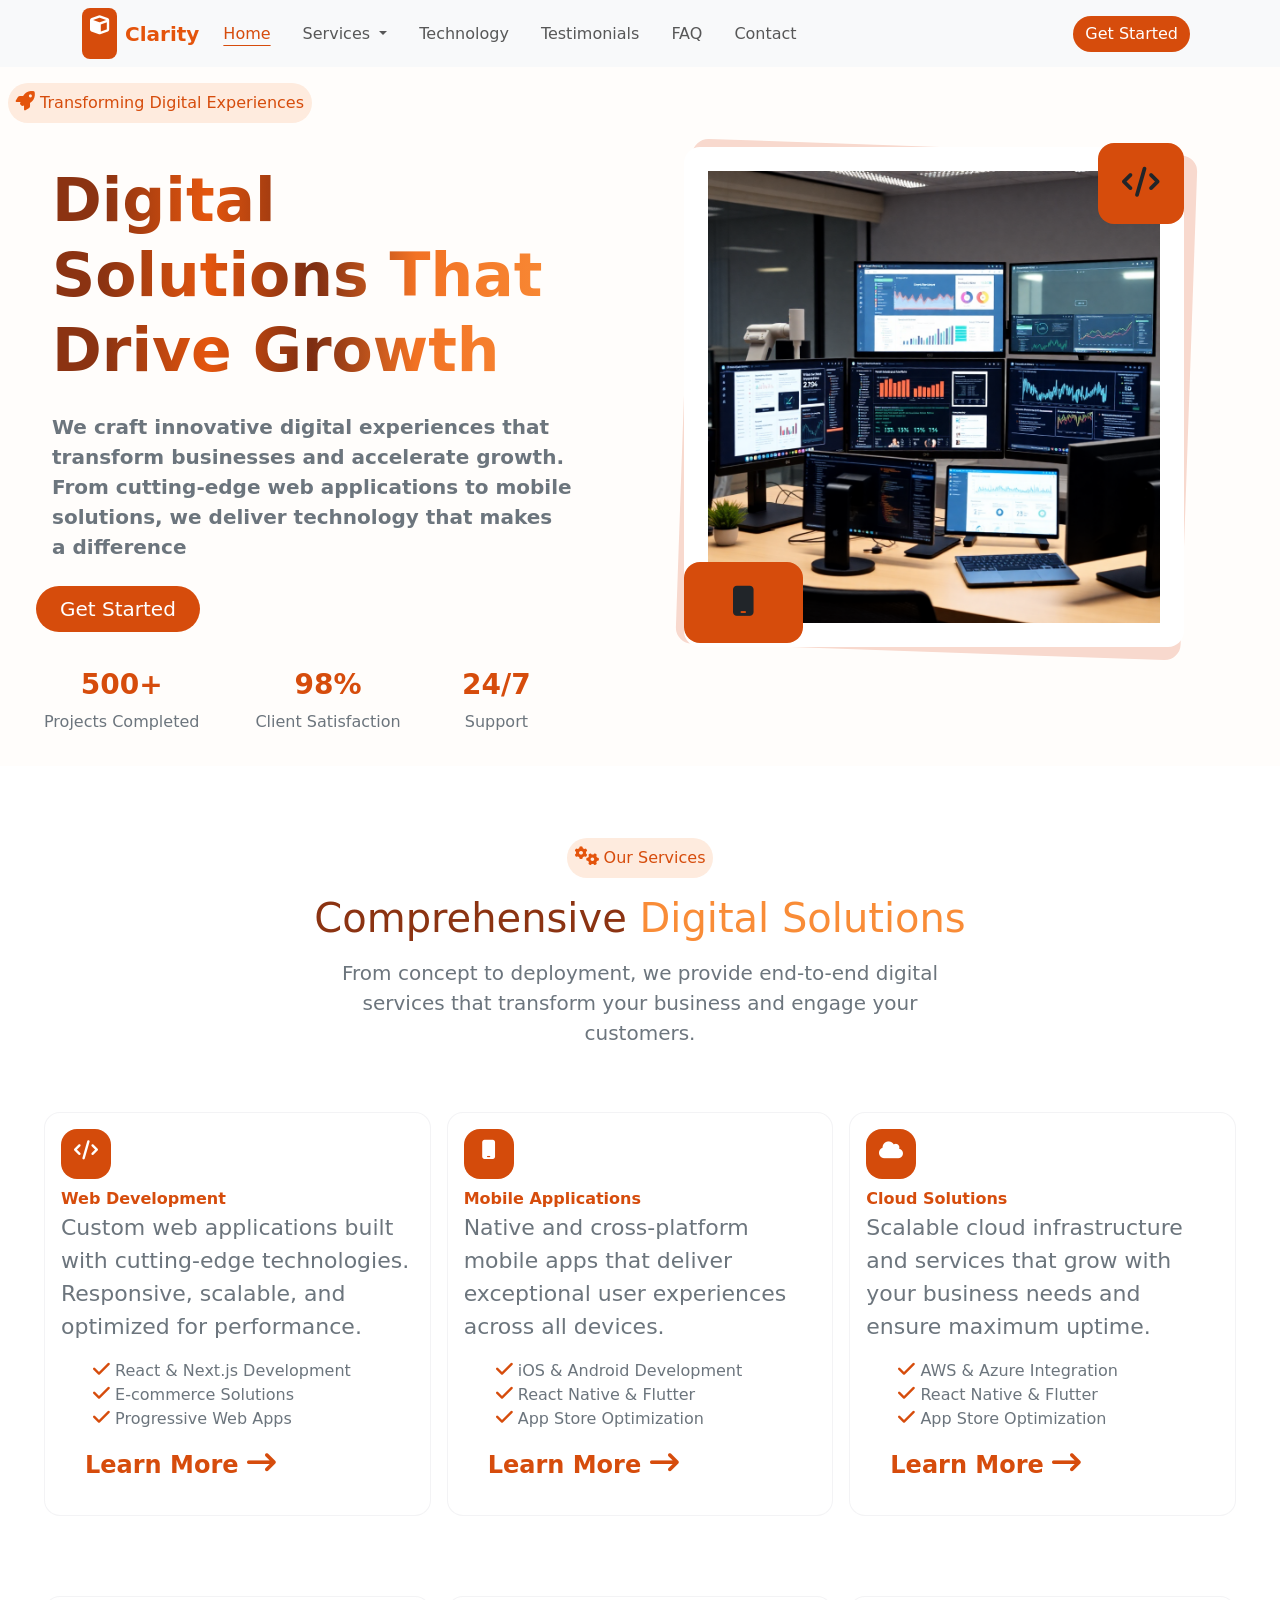
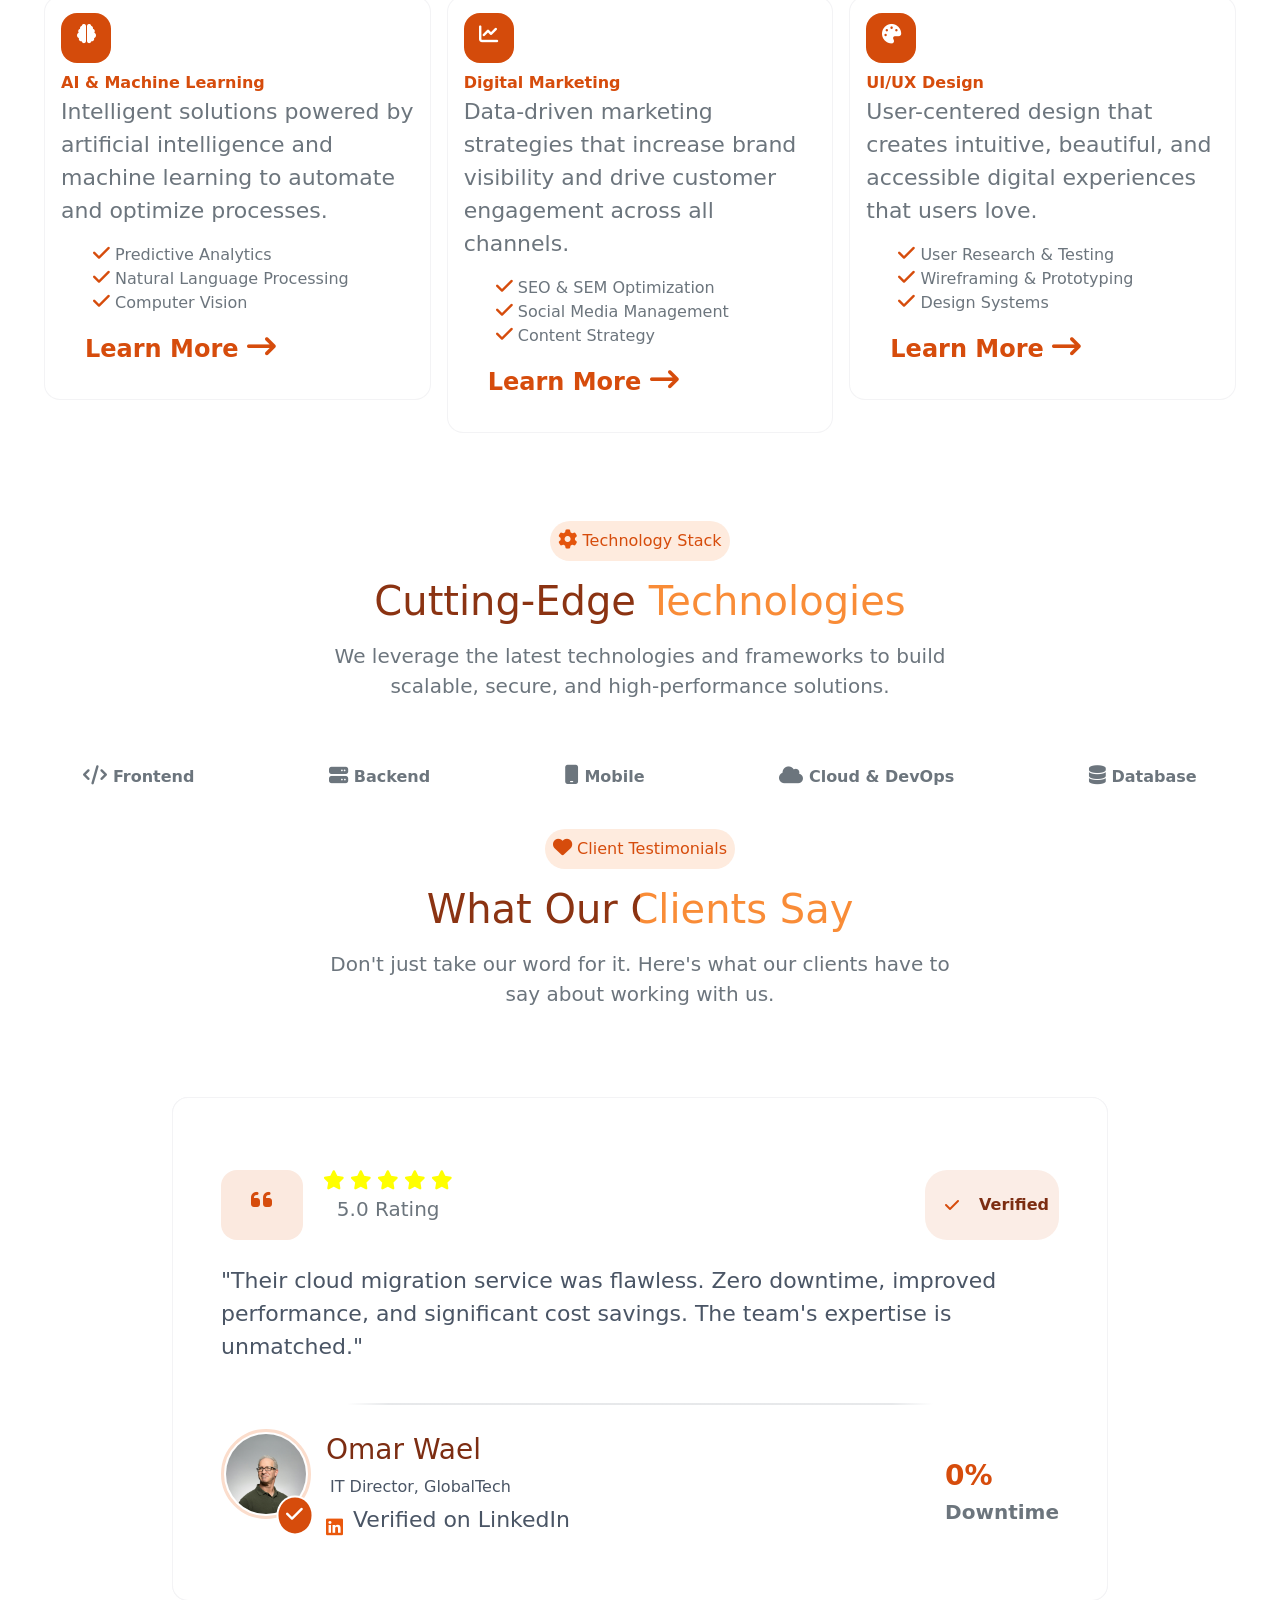
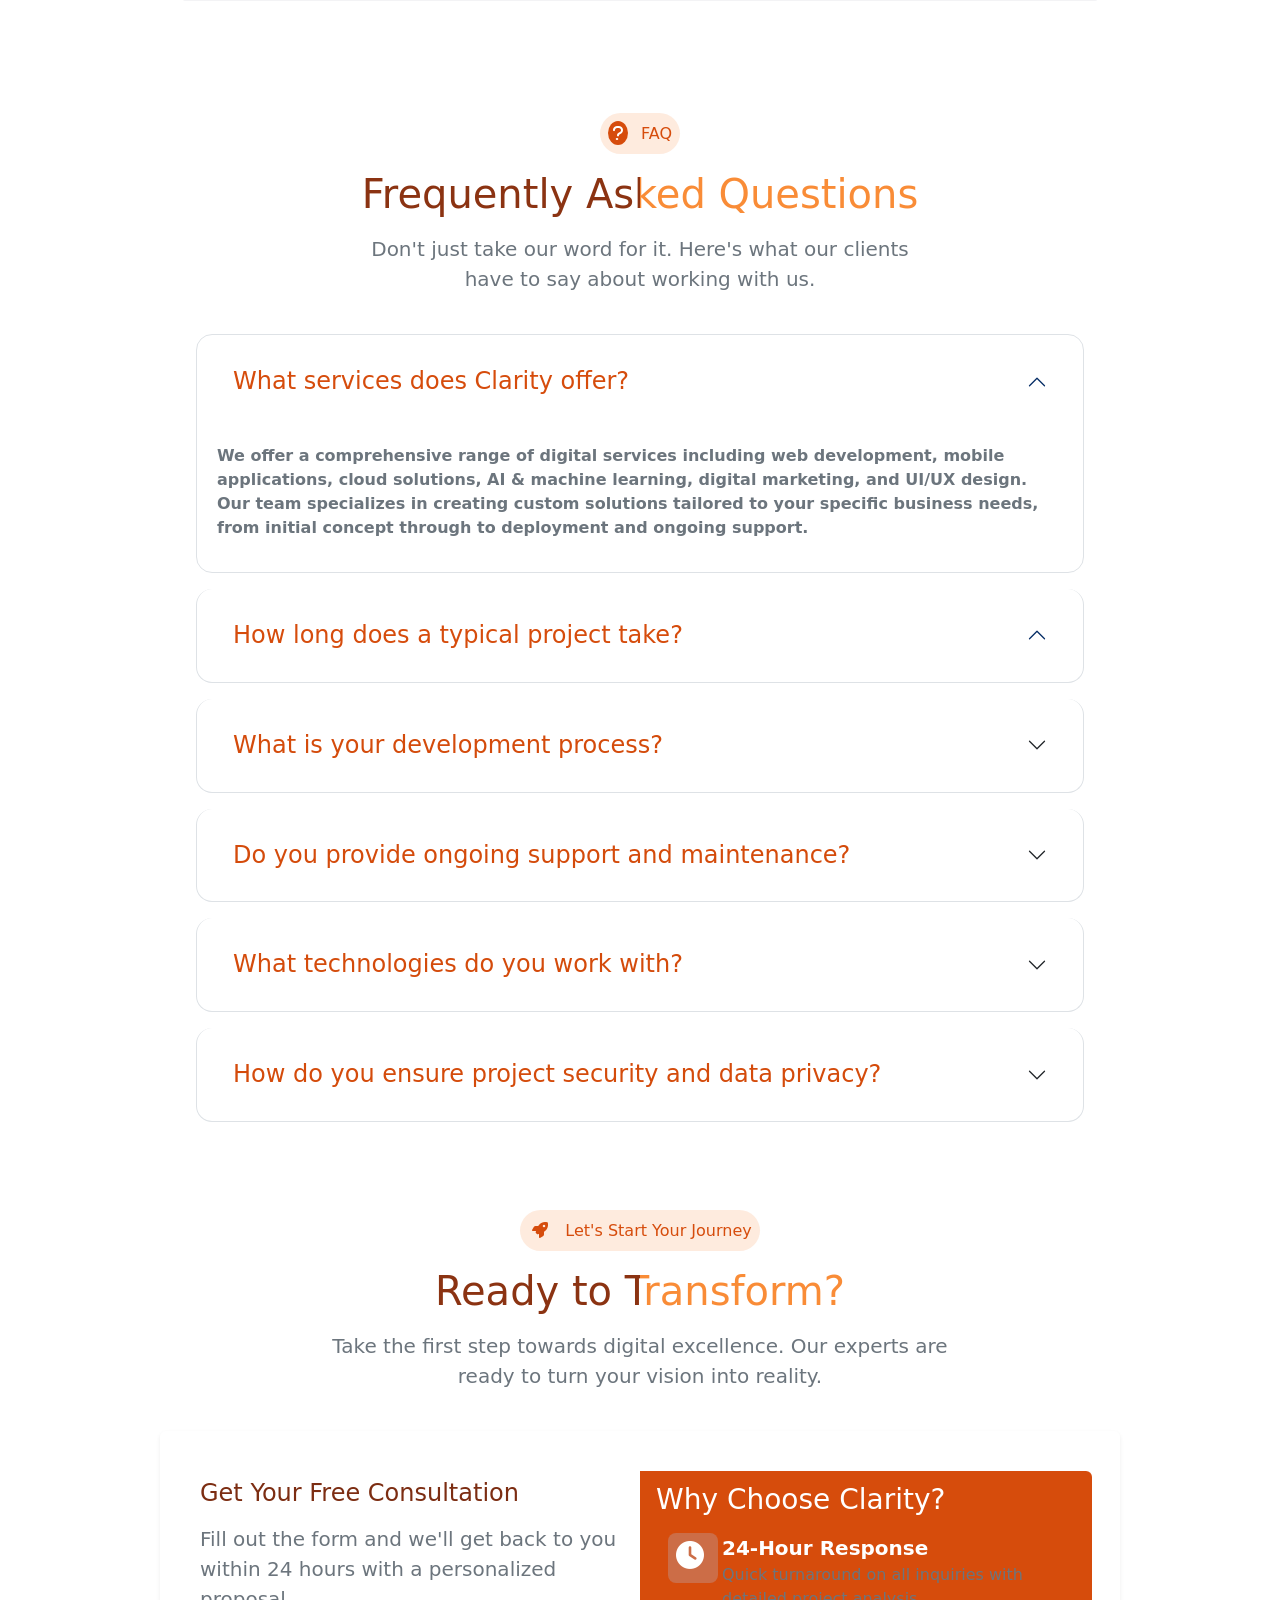
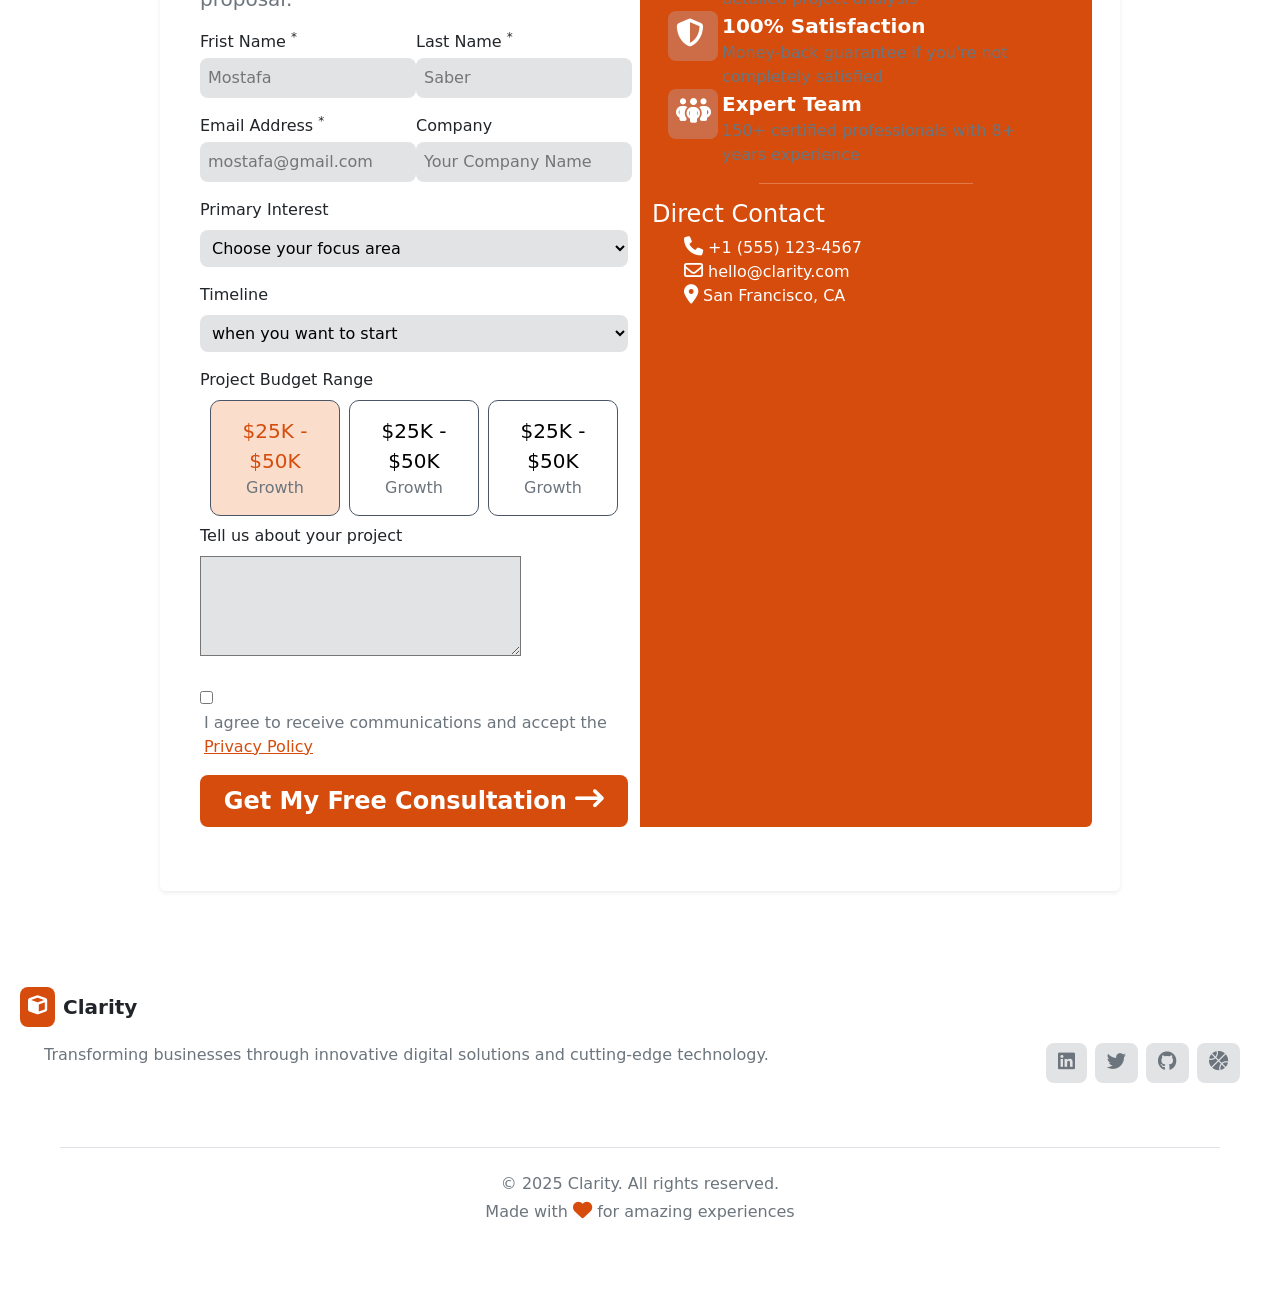
<file: index.html>
<!DOCTYPE html>
<html lang="en">
  <head>
    <meta charset="UTF-8" />
    <meta name="viewport" content="width=device-width, initial-scale=1.0" />
    <title>Document</title>

    <link
      rel="stylesheet"
      href="https://cdnjs.cloudflare.com/ajax/libs/font-awesome/6.5.0/css/all.min.css"
    />
    <link
      href="https://cdn.jsdelivr.net/npm/bootstrap@5.3.8/dist/css/bootstrap.min.css"
      rel="stylesheet"
      integrity="sha384-sRIl4kxILFvY47J16cr9ZwB07vP4J8+LH7qKQnuqkuIAvNWLzeN8tE5YBujZqJLB"
      crossorigin="anonymous"
    />
    <link
      href="https://fonts.googleapis.com/css2?family=Days+One&display=swap"
      rel="stylesheet"
    />
    <link rel="stylesheet" href="style.css" />
  </head>
  <body>
    <nav class="navbar navbar-expand-lg bg-body-tertiary">
      <div class="container">
        <div class="p-2 bg-warning rounded-3 me-2 d-flex justify-content-center align-items-center">
          <i
            class="fa-solid fa-cube text-white text-lg  mb-3"
            style="color: blanchedalmond"
          ></i>
        </div>

        <a class="navbar-brand fw-bold" href="index.html" style="color: #e4540c"
          >Clarity</a
        >
        <button
          class="navbar-toggler"
          type="button"
          data-bs-toggle="collapse"
          data-bs-target="#navbarSupportedContent"
          aria-controls="navbarSupportedContent"
          aria-expanded="false"
          aria-label="Toggle navigation"
        >
          <span class="navbar-toggler-icon"></span>
        </button>
        <div class="collapse navbar-collapse" id="navbarSupportedContent">
          <ul class="navbar-nav me-auto mb-2 mb-lg-0 gap-3">
            <li class="nav-item">
              <a
                class="nav-link active"
                aria-current="page"
                href="#"
                style="color: #e4540c"
                >Home</a
              >
            </li>

            <li class="nav-item dropdown mega-menu">
              <a
                class="nav-link dropdown-toggle"
                href="#"
                role="button"
                data-bs-toggle="dropdown"
                aria-expanded="false"
              >
                Services
              </a>
              <div class="dropdown-menu p-4 border-0 shadow-lg mt-0">
                <div class="row">
                  <!-- Development -->
                  <div class="col-md-4 col-sm-6">
                    <h6 class="fw-bold fs-5 text-warning mb-3">DEVELOPMENT</h6>

                    <div
                      class="mb-3 Service rounded-4 p-2 d-flex flex-row justify-content-evenly"
                    >
                      <div class="rounded-3 ServiceIcon p-1">
                        <i class="fa-solid fa-code p-1"></i>
                      </div>
                      <div class="mx-2">
                        <span class="fw-semibold">Web Development</span><br />
                        <p class="text-secondary">
                          Custom web applications & websites
                        </p>
                      </div>
                    </div>

                    <div
                      class="mb-3 Service rounded-4 p-2 d-flex flex-row justify-content-evenly"
                    >
                      <div class="rounded-3 ServiceIcon p-1">
                        <i class="fa-solid fa-mobile p-1"></i>
                      </div>
                      <div class="mx-2">
                        <span class="fw-semibold">Mobile Apps</span><br />
                        <p class="text-secondary">iOS & Android native apps</p>
                      </div>
                    </div>

                    <div
                      class="mb-3 Service rounded-4 p-2 d-flex flex-row justify-content-evenly"
                    >
                      <div class="rounded-3 ServiceIcon p-1">
                        <i class="fa-solid fa-palette p-1"></i>
                      </div>
                      <div class="mx-2">
                        <span class="fw-semibold">UI/UX Design</span><br />
                        <p class="text-secondary">
                          User-centered design solutions
                        </p>
                      </div>
                    </div>
                  </div>

                  <div class="col-md-4 col-sm-6">
                    <h6 class="fw-bold fs-5 text-warning mb-3">
                      INFRASTRUCTURE & AI
                    </h6>

                    <div
                      class="mb-3 Service rounded-4 p-2 d-flex flex-row justify-content-evenly"
                    >
                      <div class="rounded-3 ServiceIcon p-1">
                        <i class="fa-solid fa-cloud p-1"></i>
                      </div>
                      <div class="mx-2">
                        <span class="fw-semibold">Cloud Solutions</span><br />
                        <p class="text-secondary">
                          Scalable cloud infrastructure
                        </p>
                      </div>
                    </div>

                    <div
                      class="mb-3 Service rounded-4 p-2 d-flex flex-row justify-content-evenly"
                    >
                      <div class="rounded-3 ServiceIcon p-1">
                        <i class="fa-solid fa-brain p-1"></i>
                      </div>
                      <div class="mx-2">
                        <span class="fw-semibold">AI & Machine Learning</span
                        ><br />
                        <p class="text-secondary">
                          Intelligent automation solutions
                        </p>
                      </div>
                    </div>

                    <div
                      class="mb-3 Service rounded-4 p-2 d-flex flex-row justify-content-evenly"
                    >
                      <div class="rounded-3 ServiceIcon p-1">
                        <i class="fa-solid fa-database p-1"></i>
                      </div>
                      <div class="mx-2">
                        <span class="fw-semibold">Data Solutions</span><br />
                        <p class="text-secondary">
                          Database & analytics platforms
                        </p>
                      </div>
                    </div>
                  </div>

                  <!-- Marketing -->
                  <div class="col-md-4 col-sm-6">
                    <h6 class="fw-bold fs-5 text-warning mb-3">MARKETING</h6>

                    <div
                      class="mb-3 Service rounded-4 p-2 d-flex flex-row justify-content-evenly"
                    >
                      <div class="rounded-3 ServiceIcon p-1">
                        <i class="fa-solid fa-chart-line p-1"></i>
                      </div>
                      <div class="mx-2">
                        <span class="fw-semibold">Digital Marketing</span><br />
                        <p class="text-secondary">SEO, SEM & social media</p>
                      </div>
                    </div>

                    <div
                      class="mb-3 Service rounded-4 p-2 d-flex flex-row justify-content-evenly"
                    >
                      <div class="rounded-3 ServiceIcon p-1">
                        <i class="fa-solid fa-volume-off p-1"></i>
                      </div>
                      <div class="mx-2">
                        <span class="fw-semibold">Content Strategy</span><br />
                        <p class="text-secondary">Engaging content creation</p>
                      </div>
                    </div>

                    <i class="fa-solid"></i>

                    <!-- Help Box -->
                    <div class="p-3 Help-box rounded-3 border mt-4">
                      <h6 class="fw-bold fs-5">Need help choosing?</h6>
                      <p class="small text-muted mb-2">
                        Talk to our experts to find the perfect solution.
                      </p>
                      <a href="#" class="text-warning fw-semibold">
                        Contact us →
                      </a>
                    </div>
                  </div>
                </div>
              </div>
            </li>
            <li class="nav-item">
              <a class="nav-link" href="#technology">Technology</a>
            </li>
            <li class="nav-item">
              <a class="nav-link" href="#Testimonials">Testimonials</a>
            </li>
            <li class="nav-item">
              <a class="nav-link" href="#FAQ">FAQ</a>
            </li>
            <li class="nav-item">
              <a class="nav-link" href="#Contact">Contact</a>
            </li>
          </ul>
          <div class="d-flex">
            <button
              type="button"
              class="btn btn-warning rounded-5 text-white mx-2"
              onclick="location.href='#Contact'"
            >
              Get Started
            </button>
          </div>
        </div>
      </div>
    </nav>
    <section class="section1 p-2">
      <div class="Transforming text-warning p-2 rounded-5 w-20 mt-2">
        <i class="fa-solid fa-rocket" style="color: #e4540c"></i> Transforming
        Digital Experiences
      </div>
      <div
        class="headcont d-flex flex-row justify-content-center p-2 position-relative"
      >
        <div class="container mt-2 me-3">
          <h1 class="headText m-4">Digital Solutions That Drive Growth</h1>

          <p class="text-secondary fw-semibold fs-5 m-4">
            We craft innovative digital experiences that transform businesses
            and accelerate growth. From cutting-edge web applications to mobile
            solutions, we deliver technology that makes a difference
          </p>
          <button
            type="button"
            
            class="getStarted btn btn-warning rounded-5 text-white mx-2 px-4 py-2 btn-lg"
          onclick="location.href='#Contact'"
            >
            Get Started
          </button>
          <div class="d-flex mt-4 p-2">
            <div class="d-flex flex-column align-items-center me-3">
              <div class="text-warning fw-bold fs-3 mb-1">500+</div>
              <div class="mx-2 text-secondary fs-6 mb-2">
                Projects Completed
              </div>
            </div>
            <div class="d-flex flex-column align-items-center mx-4">
              <div class="text-warning fw-bold fs-3 mb-1">98%</div>
              <div class="mx-2 text-secondary fs-6 mb-2">
                Client Satisfaction
              </div>
            </div>
            <div class="d-flex flex-column align-items-center mx-4">
              <div class="text-warning fw-bold fs-3 mb-1">24/7</div>
              <div class="mx-2 text-secondary fs-6 mb-2">Support</div>
            </div>
          </div>
        </div>
        <div class="container mt-3 position-relative ms-5">
          <div class="backdiv position-absolute rounded-4">.</div>
          <div class="imgcont bg-white position-relative rounded-4 p-4">
            <div>
              <img src="img/hero-img-sGwnWbTh.png" alt="hero" class="w-100" />
            </div>
            <div
              class="phoneDiv bg-warning px-5 py-4 w-20 rounded-4 position-absolute bottom-0 start-0"
            >
              <i class="fa-solid fa-mobile me-auto"></i>
            </div>
            <div
              class="phoneDiv bg-warning p-4 w-20 rounded-4 position-absolute top-0 end-0"
            >
              <i class="fa-solid fa-code me-auto"></i>
            </div>
          </div>
        </div>
      </div>
    </section>
    <section class="section2 mt-5 p-2">
      <div class="Transforming text-warning p-2 rounded-5 w-20 mt-3 mx-auto">
        <i class="fa-solid fa-gears" style="color: #e4540c"></i> Our Services
      </div>
      <div
        class="sectionHead d-flex flex-column justify-content-center align-items-center mt-3 text-center"
      >
        <h2 class="sectionHead2 fs-1 mb-2">Comprehensive Digital Solutions</h2>
        <p class="text-secondary mt-2 fs-5 w-50">
          From concept to deployment, we provide end-to-end digital services
          that transform your business and engage your customers.
        </p>
      </div>
      <div class="p-3">
        <div class="row p-4">
          <div class="col-sm-6 col-md-4 p-2 mb-3">
            <div class="card rounded-4 p-3">
              <div class="rounded-4 ComprehensiveIcon p-1 mb-2">
                <i class="fa-solid fa-code mt-2"></i>
              </div>
              <div class="mb-2">
                <span class="fw-semibold text-warning mb-3"
                  >Web Development</span
                ><br />
                <p class="text-secondary mb-2">
                  Custom web applications built with cutting-edge technologies.
                  Responsive, scalable, and optimized for performance.
                </p>
              </div>
              <ul>
                <li class="text-secondary">
                  <i class="fa-solid fa-check text-warning"></i> React & Next.js
                  Development
                </li>
                <li class="text-secondary">
                  <i class="fa-solid fa-check text-warning"></i> E-commerce
                  Solutions
                </li>
                <li class="text-secondary">
                  <i class="fa-solid fa-check text-warning"></i> Progressive Web
                  Apps
                </li>
              </ul>
              <p class="text-warning fs-4 fw-semibold mx-4">
                Learn More <i class="fa-solid fa-arrow-right-long"></i>
              </p>
            </div>
          </div>
          <div class="col-sm-6 col-md-4 p-2 mb-3">
            <div class="card rounded-4 p-3">
              <div class="rounded-4 ComprehensiveIcon p-1 mb-2">
                <i class="fa-solid fa-mobile mt-2"></i>
              </div>
              <div class="mb-2">
                <span class="fw-semibold text-warning mb-3"
                  >Mobile Applications</span
                ><br />
                <p class="text-secondary mb-2">
                  Native and cross-platform mobile apps that deliver exceptional
                  user experiences across all devices.
                </p>
              </div>
              <ul>
                <li class="text-secondary">
                  <i class="fa-solid fa-check text-warning"></i> iOS & Android
                  Development
                </li>
                <li class="text-secondary">
                  <i class="fa-solid fa-check text-warning"></i> React Native &
                  Flutter
                </li>
                <li class="text-secondary">
                  <i class="fa-solid fa-check text-warning"></i> App Store
                  Optimization
                </li>
              </ul>
              <p class="text-warning fs-4 fw-semibold mx-4">
                Learn More <i class="fa-solid fa-arrow-right-long"></i>
              </p>
            </div>
          </div>
          <div class="col-sm-6 col-md-4 p-2 mb-3">
            <div class="card rounded-4 p-3">
              <div class="rounded-4 ComprehensiveIcon p-1 mb-2">
                <i class="fa-solid fa-cloud mt-2"></i>
              </div>
              <div class="mb-2">
                <span class="fw-semibold text-warning mb-3"
                  >Cloud Solutions</span
                ><br />
                <p class="text-secondary mb-2">
                  Scalable cloud infrastructure and services that grow with your
                  business needs and ensure maximum uptime.
                </p>
              </div>
              <ul>
                <li class="text-secondary">
                  <i class="fa-solid fa-check text-warning"></i> AWS & Azure
                  Integration
                </li>
                <li class="text-secondary">
                  <i class="fa-solid fa-check text-warning"></i> React Native &
                  Flutter
                </li>
                <li class="text-secondary">
                  <i class="fa-solid fa-check text-warning"></i> App Store
                  Optimization
                </li>
              </ul>
              <p class="text-warning fs-4 fw-semibold mx-4">
                Learn More <i class="fa-solid fa-arrow-right-long"></i>
              </p>
            </div>
          </div>
        </div>
        <div class="row p-4">
          <div class="col-sm-6 col-md-4 p-2 mb-3">
            <div class="card rounded-4 p-3">
              <div class="rounded-4 ComprehensiveIcon p-1 mb-2">
                <i class="fa-solid fa-brain mt-2"></i>
              </div>
              <div class="mb-2">
                <span class="fw-semibold text-warning mb-3"
                  >AI & Machine Learning</span
                ><br />
                <p class="text-secondary mb-2">
                  Intelligent solutions powered by artificial intelligence and
                  machine learning to automate and optimize processes.
                </p>
              </div>
              <ul>
                <li class="text-secondary">
                  <i class="fa-solid fa-check text-warning"></i> Predictive
                  Analytics
                </li>
                <li class="text-secondary">
                  <i class="fa-solid fa-check text-warning"></i> Natural
                  Language Processing
                </li>
                <li class="text-secondary">
                  <i class="fa-solid fa-check text-warning"></i> Computer Vision
                </li>
              </ul>
              <p class="text-warning fs-4 fw-semibold mx-4">
                Learn More <i class="fa-solid fa-arrow-right-long"></i>
              </p>
            </div>
          </div>
          <div class="col-sm-6 col-md-4 p-2 mb-3">
            <div class="card rounded-4 p-3">
              <div class="rounded-4 ComprehensiveIcon p-1 mb-2">
                <i class="fa-solid fa-chart-line mt-2"></i>
              </div>
              <div class="mb-2">
                <span class="fw-semibold text-warning mb-3"
                  >Digital Marketing</span
                ><br />
                <p class="text-secondary mb-2">
                  Data-driven marketing strategies that increase brand
                  visibility and drive customer engagement across all channels.
                </p>
              </div>
              <ul>
                <li class="text-secondary">
                  <i class="fa-solid fa-check text-warning"></i> SEO & SEM
                  Optimization
                </li>
                <li class="text-secondary">
                  <i class="fa-solid fa-check text-warning"></i> Social Media
                  Management
                </li>
                <li class="text-secondary">
                  <i class="fa-solid fa-check text-warning"></i> Content
                  Strategy
                </li>
              </ul>
              <p class="text-warning fs-4 fw-semibold mx-4">
                Learn More <i class="fa-solid fa-arrow-right-long"></i>
              </p>
            </div>
          </div>
          <div class="col-sm-6 col-md-4 p-2 mb-3">
            <div class="card rounded-4 p-3">
              <div class="rounded-4 ComprehensiveIcon p-1 mb-2">
                <i class="fa-solid fa-palette mt-2"></i>
              </div>
              <div class="mb-2">
                <span class="fw-semibold text-warning mb-3">UI/UX Design</span
                ><br />
                <p class="text-secondary mb-2">
                  User-centered design that creates intuitive, beautiful, and
                  accessible digital experiences that users love.
                </p>
              </div>
              <ul>
                <li class="text-secondary">
                  <i class="fa-solid fa-check text-warning"></i> User Research &
                  Testing
                </li>
                <li class="text-secondary">
                  <i class="fa-solid fa-check text-warning"></i> Wireframing &
                  Prototyping
                </li>
                <li class="text-secondary">
                  <i class="fa-solid fa-check text-warning"></i> Design Systems
                </li>
              </ul>
              <p class="text-warning fs-4 fw-semibold mx-4">
                Learn More <i class="fa-solid fa-arrow-right-long"></i>
              </p>
            </div>
          </div>
        </div>
      </div>
    </section>
    <section class="section3" id="technology">
      <div class="Transforming text-warning p-2 rounded-5 w-20 mt-3 mx-auto">
        <i class="fa-solid fa-gear" style="color: #e4540c"></i> Technology Stack
      </div>
      <div
        class="sectionHead d-flex flex-column justify-content-center align-items-center mt-3 text-center mb-4"
      >
        <h2 class="sectionHead2 fs-1 mb-2">Cutting-Edge Technologies</h2>
        <p class="text-secondary mt-2 fs-5 w-50">
          We leverage the latest technologies and frameworks to build scalable,
          secure, and high-performance solutions.
        </p>
      </div>
      <nav class="nav nav-pills flex-column flex-sm-row p-3">
        <a
          class="flex-sm-fill text-sm-center nav-link text-secondary fw-semibold bg-white"
          aria-current="page"
          href="#a"
        >
          <i class="fa-solid fa-code"></i> Frontend
        </a>

        <a
          class="flex-sm-fill text-sm-center nav-link text-secondary fw-semibold"
          href="#b"
        >
          <i class="fa-solid fa-server"></i> Backend
        </a>
        <a
          class="flex-sm-fill text-sm-center nav-link text-secondary fw-semibold"
          href="#c"
        >
          <i class="fa-solid fa-mobile"></i> Mobile
        </a>
        <a
          class="flex-sm-fill text-sm-center nav-link text-secondary fw-semibold"
          href="#d"
        >
          <i class="fa-solid fa-cloud"></i> Cloud & DevOps
        </a>
        <a
          class="flex-sm-fill text-sm-center nav-link text-secondary fw-semibold"
          href="#e"
        >
          <i class="fa-solid fa-database"></i> Database
        </a>
      </nav>
      <div id="a">
        <h3 class="text-warning-secondary mx-auto my-3 text-center">
          Frontend Technologies
        </h3>
        <p class="text-center text-secondary fs-5">
          Modern frameworks and libraries for creating exceptional user
          interfaces
        </p>

        <div class="row justify-content-center p-3 mb-2">
          <div class="col-12 col-md-4 col-lg-4 Technologiesdiv">
            <div class="card card2 rounded-4 p-3 bg-primary-subtle">
              <div class="rounded-4 ComprehensiveIcon bg-primary p-1 mb-2">
                <i class="fa-brands fa-react mt-2"></i>
              </div>
              <div class="mb-2">
                <span class="fw-semibold fs-4 text-warning-secondary mb-3"
                  >React.js</span
                ><br />
                <p class="text-secondary mb-2">
                  Component-based library for building interactive user
                  interfaces with virtual DOM
                </p>
              </div>
              <div class="d-flex">
                <div class="smallDiv text-primary rounded-3 px-3 me-2">JSX</div>
                <div class="smallDiv text-primary rounded-3 px-3 mx-2">
                  Hooks
                </div>
                <div class="smallDiv text-primary rounded-3 px-3 mx-2">
                  Redux
                </div>
              </div>
            </div>
          </div>

          <div class="col-12 col-md-4 col-lg-4 Technologiesdiv">
            <div class="card card2 rounded-4 p-3 bg-secondary-subtle">
              <div class="rounded-4 ComprehensiveIcon bg-dark p-1 mb-2">
                <p class="text-center text-white mt-2">Next</p>
              </div>
              <div class="mb-2">
                <span class="fw-semibold fs-4 text-warning-secondary mb-3"
                  >Next.js</span
                ><br />
                <p class="text-secondary mb-2">
                  Full-stack React framework with server-side rendering and
                  static generation
                </p>
              </div>
              <div class="d-flex">
                <div class="smallDiv bg-dark-subtle rounded-3 px-3 me-2">
                  SSR
                </div>
                <div class="smallDiv bg-dark-subtle rounded-3 px-3 mx-2">
                  SSG
                </div>
                <div class="smallDiv bg-dark-subtle rounded-3 px-3 mx-2">
                  API Routes
                </div>
              </div>
            </div>
          </div>

          <div class="col-12 col-md-4 col-lg-4 Technologiesdiv">
            <div class="card card2 rounded-4 p-3 bg-success-subtle">
              <div class="rounded-4 ComprehensiveIcon bg-success p-1 mb-2">
                <i class="fa-brands fa-vuejs mt-2"></i>
              </div>
              <div class="mb-2">
                <span class="fw-semibold fs-4 text-warning-secondary mb-3"
                  >Vue.js</span
                ><br />
                <p class="text-secondary mb-2">
                  Progressive framework for building user interfaces with
                  excellent developer experience
                </p>
              </div>
              <div class="d-flex">
                <div
                  class="smallDiv text-success bg-success-subtle rounded-3 px-3 me-2"
                >
                  JSX
                </div>
                <div
                  class="smallDiv text-success bg-success-subtle rounded-3 px-3 mx-2"
                >
                  JSX
                </div>
                <div
                  class="smallDiv text-success bg-success-subtle border px-3 mx-2"
                >
                  JSX
                </div>
              </div>
            </div>
          </div>
        </div>
        <div class="row justify-content-center p-3 mb-2">
          <div class="col-12 col-md-4 col-lg-4 Technologiesdiv">
            <div class="card card2 rounded-4 p-3" id="div1row2">
              <div class="rounded-4 ComprehensiveIcon bg-warning p-1 mb-2">
                <i class="fa-brands fa-angular mt-2"></i>
              </div>
              <div class="mb-2">
                <span class="fw-semibold fs-4 text-warning-secondary mb-3"
                  >Angular</span
                ><br />
                <p class="text-secondary mb-2">
                  Comprehensive platform for building scalable web applications
                </p>
              </div>
              <div class="d-flex">
                <div
                  class="smallDiv2 text-warning-secondary rounded-3 px-3 me-2"
                >
                  JSX
                </div>
                <div
                  class="smallDiv2 text-warning-secondary rounded-3 px-3 mx-2"
                >
                  Hooks
                </div>
                <div
                  class="smallDiv2 text-warning-secondary rounded-3 px-3 mx-2"
                >
                  Redux
                </div>
              </div>
            </div>
          </div>

          <div class="col-12 col-md-4 col-lg-4 Technologiesdiv">
            <div class="card card2 rounded-4 p-3 bg-info-subtle">
              <div class="rounded-4 ComprehensiveIcon bg-info p-1 mb-2">
                <i class="fa-brands fa-css3 mt-2"></i>
              </div>
              <div class="mb-2">
                <span class="fw-semibold fs-4 text-warning-secondary mb-3"
                  >Tailwind CSS</span
                ><br />
                <p class="text-secondary mb-2">
                  Utility-first CSS framework for rapid UI development
                </p>
              </div>
              <div class="d-flex">
                <div
                  class="smallDiv text-info bg-info-subtle rounded-3 px-3 me-2"
                >
                  JIT
                </div>
                <div
                  class="smallDiv text-info bg-info-subtle rounded-3 px-3 mx-2"
                >
                  Components
                </div>
                <div
                  class="smallDiv text-info bg-info-subtle rounded-3 px-3 mx-2"
                >
                  Responsive
                </div>
              </div>
            </div>
          </div>

          <div class="col-12 col-md-4 col-lg-4 Technologiesdiv">
            <div
              class="card card2 rounded-4 p-3 bg-success-subtle"
              id="div3row2"
            >
              <div
                class="rounded-4 ComprehensiveIcon p-1 mb-2"
                id="divicon3row2"
              >
                <i class="fa-solid fa-bolt mt-2"></i>
              </div>
              <div class="mb-2">
                <span class="fw-semibold fs-4 text-warning-secondary mb-3"
                  >React.js</span
                ><br />
                <p class="text-secondary mb-2">
                  Component-based library for building interactive user
                  interfaces with virtual DOM
                </p>
              </div>
              <div class="d-flex">
                <div
                  class="smallDiv3 text-success bg-success-subtle rounded-3 px-3 me-2"
                >
                  HMR
                </div>
                <div
                  class="smallDiv3 text-success bg-success-subtle rounded-3 px-3 mx-2"
                >
                  ESM
                </div>
                <div
                  class="smallDiv3 text-success bg-success-subtle rounded-3 px-3 mx-2"
                >
                  Rollup
                </div>
              </div>
            </div>
          </div>
        </div>
      </div>

      <div id="b">
        <h3 class="text-warning-secondary mx-auto my-3 text-center">
          Backend Technologies
        </h3>
        <p class="text-center text-secondary fs-5">
          Robust server-side technologies for scalable and secure applications
        </p>

        <div class="row justify-content-center p-3 mb-2">
          <div class="col-12 col-md-4 col-lg-4 Technologiesdiv">
            <div class="card card2 rounded-4 p-3 bg-success-subtle">
              <div class="rounded-4 ComprehensiveIcon bg-success p-1 mb-2">
                <i class="fa-brands fa-node-js mt-2"></i>
              </div>
              <div class="mb-2">
                <span class="fw-semibold fs-4 text-warning-secondary mb-3"
                  >Node.js</span
                ><br />
                <p class="text-secondary mb-2">
                  JavaScript runtime built on Chrome's V8 engine for server-side
                  development
                </p>
              </div>
              <div class="d-flex">
                <div
                  class="smallDiv bg-success-subtle text-success rounded-3 px-3 me-2"
                >
                  Express.js
                </div>
                <div
                  class="smallDiv bg-success-subtle text-success rounded-3 px-3 mx-2"
                >
                  NPM
                </div>
                <div
                  class="smallDiv bg-success-subtle text-success rounded-3 px-3 mx-2"
                >
                  TypeScript
                </div>
              </div>
            </div>
          </div>

          <div class="col-12 col-md-4 col-lg-4 Technologiesdiv">
            <div class="card card2 rounded-4 p-3 bg-primary-subtle">
              <div class="rounded-4 ComprehensiveIcon bg-primary p-1 mb-2">
                <i class="fa-brands fa-python mt-2"></i>
              </div>
              <div class="mb-2">
                <span class="fw-semibold fs-4 text-warning-secondary mb-3"
                  >Python</span
                ><br />
                <p class="text-secondary mb-2">
                  Versatile programming language with powerful frameworks for
                  web development
                </p>
              </div>
              <div class="d-flex">
                <div
                  class="smallDiv bg-primary-subtle text-primary rounded-3 px-3 me-2"
                >
                  Django
                </div>
                <div
                  class="smallDiv bg-primary-subtle text-primary rounded-3 px-3 mx-2"
                >
                  FastAPI
                </div>
                <div
                  class="smallDiv bg-primary-subtle text-primary rounded-3 px-3 mx-2"
                >
                  Flask
                </div>
              </div>
            </div>
          </div>

          <div class="col-12 col-md-4 col-lg-4 Technologiesdiv">
            <div class="card card2 rounded-4 p-3 bg-danger-subtle">
              <div class="rounded-4 ComprehensiveIcon bg-danger p-1 mb-2">
                <p class="fw-bold mt-2">Go</p>
              </div>
              <div class="mb-2">
                <span class="fw-semibold fs-4 text-warning-secondary mb-3"
                  >Golang</span
                ><br />
                <p class="text-secondary mb-2">
                  Progressive framework for building user interfaces with
                  excellent developer experience
                </p>
              </div>
              <div class="d-flex">
                <div
                  class="smallDiv text-warning-secondary bg-danger-subtle rounded-3 px-3 me-2"
                >
                  Gin
                </div>
                <div
                  class="smallDiv text-warning-secondary bg-danger-subtle rounded-3 px-3 mx-2"
                >
                  Goroutines
                </div>
                <div
                  class="smallDiv text-warning-secondary bg-danger-subtle border px-3 mx-2"
                >
                  Microservices
                </div>
              </div>
            </div>
          </div>
        </div>
        <div class="row justify-content-center p-3 mb-2">
          <div class="col-12 col-md-4 col-lg-4 Technologiesdiv">
            <div
              class="card card2 rounded-4 p-3 bg-success-subtle"
              id="div3row2"
            >
              <div
                class="rounded-4 ComprehensiveIcon p-1 mb-2"
                id="divicon3row2"
              >
                <i class="fa-brands fa-java mt-2"></i>
              </div>
              <div class="mb-2">
                <span class="fw-semibold fs-4 text-warning-secondary mb-3"
                  >java</span
                ><br />
                <p class="text-secondary mb-2">
                  Enterprise-grade platform with robust frameworks for
                  large-scale applications
                </p>
              </div>
              <div class="d-flex">
                <div
                  class="smallDiv3 text-success bg-success-subtle rounded-3 px-3 me-2"
                >
                  Spring Boot
                </div>
                <div
                  class="smallDiv3 text-success bg-success-subtle rounded-3 px-3 mx-2"
                >
                  Hibernate
                </div>
                <div
                  class="smallDiv3 text-success bg-success-subtle rounded-3 px-3 mx-2"
                >
                  Maven
                </div>
              </div>
            </div>
          </div>

          <div class="col-12 col-md-4 col-lg-4 Technologiesdiv">
            <div class="card card2 rounded-4 p-3 bg-primary-subtle">
              <div
                class="rounded-4 ComprehensiveIcon bg-warning p-1 mb-2"  style="width: 60px;"
                id="BCONdiv1row2">
                <p class="fw-bold mt-2 text-white">.Net</p>
              </div>
              <div class="mb-2">
                <span class="fw-semibold fs-4 text-warning-secondary mb-3"
                  >.NET Core</span
                ><br />
                <p class="text-secondary mb-2">
                  Cross-platform framework for building modern, cloud-based
                  applications
                </p>
              </div>
              <div class="d-flex">
                <div class="smallDiv text-primary rounded-3 px-3 me-2">C#</div>
                <div class="smallDiv text-primary rounded-3 px-3 mx-2">
                  Entity Framework
                </div>
                <div class="smallDiv text-primary rounded-3 px-3 mx-2">
                  Azure
                </div>
              </div>
            </div>
          </div>

          <div class="col-12 col-md-4 col-lg-4 Technologiesdiv">
            <div class="card card2 rounded-4 p-3 bg-success-subtle">
              <div class="rounded-4 ComprehensiveIcon bg-success p-1 mb-2">
                <i class="fa-solid fa-gem mt-2"></i>
              </div>
              <div class="mb-2">
                <span class="fw-semibold fs-4 text-warning-secondary mb-3"
                  >Ruby</span
                ><br />
                <p class="text-secondary mb-2">
                  Dynamic language focused on simplicity and productivity
                </p>
              </div>
              <div class="d-flex">
                <div
                  class="smallDiv text-success bg-success-subtle rounded-3 px-3 me-2"
                >
                  Rails
                </div>
                <div
                  class="smallDiv text-success bg-success-subtle rounded-3 px-3 mx-2"
                >
                  Sinatra
                </div>
                <div
                  class="smallDiv text-success bg-success-subtle rounded-3 px-3 mx-2"
                >
                  RubyGems
                </div>
              </div>
            </div>
          </div>
        </div>
      </div>
      <div id="c">
        <h3 class="text-warning-secondary mx-auto my-3 text-center">
          Mobile Technologies
        </h3>
        <p class="text-center text-secondary fs-5">
          Native and cross-platform solutions for iOS and Android development
        </p>

        <div class="row justify-content-center p-3 mb-2">
          <div class="col-12 col-md-4 col-lg-4 Technologiesdiv">
            <div class="card card2 rounded-4 p-3 bg-primary-subtle">
              <div class="rounded-4 ComprehensiveIcon bg-primary p-1 mb-2">
                <i class="fa-brands fa-react mt-2"></i>
              </div>
              <div class="mb-2">
                <span class="fw-semibold fs-4 text-warning-secondary mb-3"
                  >React Native</span
                ><br />
                <p class="text-secondary mb-2">
                  Cross-platform mobile development using React and JavaScript
                </p>
              </div>
              <div class="d-flex">
                <div class="smallDiv text-primary rounded-3 px-3 me-2">
                  Expo
                </div>
                <div class="smallDiv text-primary rounded-3 px-3 mx-2">
                  Navigation
                </div>
                <div class="smallDiv text-primary rounded-3 px-3 mx-2">
                  Redux
                </div>
              </div>
            </div>
          </div>

          <div class="col-12 col-md-4 col-lg-4 Technologiesdiv">
            <div class="card card2 rounded-4 p-3 bg-info-subtle">
              <div class="rounded-4 ComprehensiveIcon bg-info p-1 mb-2">
                <i class="fa-solid fa-mobile mt-2"></i>
              </div>
              <div class="mb-2">
                <span class="fw-semibold fs-4 text-warning-secondary mb-3"
                  >Flutter</span
                ><br />
                <p class="text-secondary mb-2">
                  Google's UI toolkit for building natively compiled
                  applications
                </p>
              </div>
              <div class="d-flex">
                <div
                  class="smallDiv bg-info-subtle rounded-3 text-info px-3 me-2"
                >
                  Dart
                </div>
                <div
                  class="smallDiv bg-info-subtle rounded-3 text-info px-3 mx-2"
                >
                  Widgets
                </div>
                <div
                  class="smallDiv bg-info-subtle rounded-3 px-3 mx-2 text-info"
                >
                  Material
                </div>
              </div>
            </div>
          </div>

          <div class="col-12 col-md-4 col-lg-4 Technologiesdiv">
            <div class="card card2 rounded-4 p-3 bg-dark-subtle">
              <div class="rounded-4 ComprehensiveIcon bg-dark p-1 mb-2">
                <i class="fa-brands fa-apple mt-2"></i>
              </div>
              <div class="mb-2">
                <span class="fw-semibold fs-4 text-warning-secondary mb-3"
                  >iOS Native</span
                ><br />
                <p class="text-secondary mb-2">
                  Native iOS development using Swift and Xcode
                </p>
              </div>
              <div class="d-flex">
                <div class="smallDiv bg-dark-subtle rounded-3 px-3 me-2">
                  Swift
                </div>
                <div class="smallDiv bg-dark-subtle rounded-3 px-3 mx-2">
                  SwiftUI
                </div>
                <div class="smallDiv bg-dark-subtle rounded-3 px-3 mx-2">
                  Core Data
                </div>
              </div>
            </div>
          </div>
        </div>
        <div class="row justify-content-center p-3 mb-2">
          <div class="col-12 col-md-4 col-lg-4 Technologiesdiv">
            <div class="card card2 rounded-4 p-3 bg-success-subtle">
              <div class="rounded-4 ComprehensiveIcon bg-success p-1 mb-2">
                <i class="fa-brands fa-android mt-2"></i>
              </div>
              <div class="mb-2">
                <span class="fw-semibold fs-4 text-warning-secondary mb-3"
                  >Android Native</span
                ><br />
                <p class="text-secondary mb-2">
                  Native Android development using Kotlin and Android Studio
                </p>
              </div>
              <div class="d-flex">
                <div
                  class="smallDiv text-success bg-success-subtle rounded-3 px-3 me-2"
                >
                  JIT
                </div>
                <div
                  class="smallDiv text-success bg-success-subtle rounded-3 px-3 mx-2"
                >
                  Components
                </div>
                <div
                  class="smallDiv text-success bg-success-subtle rounded-3 px-3 mx-2"
                >
                  Responsive
                </div>
              </div>
            </div>
          </div>
          <div class="col-12 col-md-4 col-lg-4 Technologiesdiv">
            <div
              class="card card2 rounded-4 p-3 bg-success-subtle"
              id="div3row2"
            >
              <div
                class="rounded-4 ComprehensiveIcon p-1 mb-2"
                id="divicon3row2"
              >
                <i class="fa-solid fa-code mt-2"></i>
              </div>
              <div class="mb-2">
                <span class="fw-semibold fs-4 text-warning-secondary mb-3"
                  >Xamarin</span
                ><br />
                <p class="text-secondary mb-2">
                  Microsoft's cross-platform solution using C# and .NET
                </p>
              </div>
              <div class="d-flex">
                <div
                  class="smallDiv3 text-success bg-success-subtle rounded-3 px-3 me-2"
                >
                  c#
                </div>
                <div
                  class="smallDiv3 text-success bg-success-subtle rounded-3 px-3 mx-2"
                >
                  Forms
                </div>
                <div
                  class="smallDiv3 text-success bg-success-subtle rounded-3 px-3 mx-2"
                >
                  MVVM
                </div>
              </div>
            </div>
          </div>

          <div class="col-12 col-md-4 col-lg-4 Technologiesdiv">
            <div class="card card2 rounded-4 p-3" id="div1row2">
              <div class="rounded-4 ComprehensiveIcon bg-warning p-1 mb-2">
                <i class="fa-solid fa-globe mt-2"></i>
              </div>
              <div class="mb-2">
                <span class="fw-semibold fs-4 text-warning-secondary mb-3"
                  >PWA</span
                ><br />
                <p class="text-secondary mb-2">
                  Progressive Web Apps with native-like mobile experiences
                </p>
              </div>
              <div class="d-flex">
                <div
                  class="smallDiv2 text-warning-secondary rounded-3 px-3 me-2"
                >
                  Service Worker
                </div>
                <div
                  class="smallDiv2 text-warning-secondary rounded-3 px-3 mx-2"
                >
                  Manifest
                </div>
                <div
                  class="smallDiv2 text-warning-secondary rounded-3 px-3 mx-2"
                >
                  Offline
                </div>
              </div>
            </div>
          </div>
        </div>
      </div>
      <div id="d">
        <h3 class="text-warning-secondary mx-auto my-3 text-center">
          Cloud & DevOps
        </h3>
        <p class="text-center text-secondary fs-5">
          Modern cloud infrastructure and deployment technologies
        </p>

        <div class="row justify-content-center p-3 mb-2">
          <div class="col-12 col-md-4 col-lg-4 Technologiesdiv">
            <div class="card card2 rounded-4 p-3" id="div1row2">
              <div class="rounded-4 ComprehensiveIcon bg-warning p-1 mb-2">
                <i class="fa-brands fa-aws mt-2"></i>
              </div>
              <div class="mb-2">
                <span class="fw-semibold fs-4 text-warning-secondary mb-3"
                  >Amazon AWS</span
                ><br />
                <p class="text-secondary mb-2">
                  Comprehensive cloud computing platform with extensive services
                </p>
              </div>
              <div class="d-flex">
                <div
                  class="smallDiv2 text-warning-secondary rounded-3 px-3 me-2"
                >
                  EC2
                </div>
                <div
                  class="smallDiv2 text-warning-secondary rounded-3 px-3 mx-2"
                >
                  Lambda
                </div>
                <div
                  class="smallDiv2 text-warning-secondary rounded-3 px-3 mx-2"
                >
                  S3
                </div>
              </div>
            </div>
          </div>
          <div class="col-12 col-md-4 col-lg-4 Technologiesdiv">
            <div class="card card2 rounded-4 p-3 bg-primary-subtle">
              <div class="rounded-4 ComprehensiveIcon bg-primary p-1 mb-2">
                <i class="fa-brands fa-microsoft mt-2"></i>
              </div>
              <div class="mb-2">
                <span class="fw-semibold fs-4 text-warning-secondary mb-3"
                  >Microsoft Azure</span
                ><br />
                <p class="text-secondary mb-2">
                  Enterprise cloud platform with integrated development tools
                </p>
              </div>
              <div class="d-flex">
                <div class="smallDiv text-primary rounded-3 px-3 me-2">
                  App Service
                </div>
                <div class="smallDiv text-primary rounded-3 px-3 mx-2">
                  Functions
                </div>
                <div class="smallDiv text-primary rounded-3 px-3 mx-2">
                  DevOps
                </div>
              </div>
            </div>
          </div>
          <div class="col-12 col-md-4 col-lg-4 Technologiesdiv">
            <div class="card card2 rounded-4 p-3 bg-danger-subtle">
              <div class="rounded-4 ComprehensiveIcon bg-danger p-1 mb-2">
                <i class="fa-brands fa-google mt-2"></i>
              </div>
              <div class="mb-2">
                <span class="fw-semibold fs-4 text-warning-secondary mb-3"
                  >Google Cloud</span
                ><br />
                <p class="text-secondary mb-2">
                  Google's cloud computing platform with AI and ML capabilities
                </p>
              </div>
              <div class="d-flex">
                <div
                  class="smallDiv text-warning-secondary bg-danger-subtle rounded-3 px-3 me-2"
                >
                  Compute Engine
                </div>
                <div
                  class="smallDiv text-warning-secondary bg-danger-subtle rounded-3 px-3 mx-2"
                >
                  Cloud Run
                </div>
                <div
                  class="smallDiv text-warning-secondary bg-danger-subtle border px-3 mx-2"
                >
                  BigQuery
                </div>
              </div>
            </div>
          </div>
        </div>
        <div class="row justify-content-center p-3 mb-2">
          <div class="col-12 col-md-4 col-lg-4 Technologiesdiv">
            <div class="card card2 rounded-4 p-3 bg-primary-subtle">
              <div class="rounded-4 ComprehensiveIcon bg-primary p-1 mb-2">
                <i class="fa-brands fa-docker mt-2"></i>
              </div>
              <div class="mb-2">
                <span class="fw-semibold fs-4 text-warning-secondary mb-3"
                  >Docker</span
                ><br />
                <p class="text-secondary mb-2">
                  Containerization platform for consistent application
                  deployment
                </p>
              </div>
              <div class="d-flex">
                <div class="smallDiv text-primary rounded-3 px-3 me-2">
                  Containers
                </div>
                <div class="smallDiv text-primary rounded-3 px-3 mx-2">
                  Images
                </div>
                <div class="smallDiv text-primary rounded-3 px-3 mx-2">
                  Compose
                </div>
              </div>
            </div>
          </div>

          <div class="col-12 col-md-4 col-lg-4 Technologiesdiv">
            <div
              class="card card2 rounded-4 p-3 bg-success-subtle"
              id="div3row2"
            >
              <div
                class="rounded-4 ComprehensiveIcon p-1 mb-2"
                id="divicon3row2"
              >
                <p class="mt-2 fw-bold">K8s</p>
              </div>
              <div class="mb-2">
                <span class="fw-semibold fs-4 text-warning-secondary mb-3"
                  >Kubernetes</span
                ><br />
                <p class="text-secondary mb-2">
                  Container orchestration system for automating deployment and
                  scaling
                </p>
              </div>
              <div class="d-flex">
                <div
                  class="smallDiv3 text-success bg-success-subtle rounded-3 px-3 me-2"
                >
                  Pods
                </div>
                <div
                  class="smallDiv3 text-success bg-success-subtle rounded-3 px-3 mx-2"
                >
                  Services
                </div>
                <div
                  class="smallDiv3 text-success bg-success-subtle rounded-3 px-3 mx-2"
                >
                  Helm
                </div>
              </div>
            </div>
          </div>
          <div class="col-12 col-md-4 col-lg-4 Technologiesdiv">
            <div class="card card2 rounded-4 p-3 bg-dark-subtle">
              <div class="rounded-4 ComprehensiveIcon bg-dark p-1 mb-2">
                <i class="fa-solid fa-person mt-2"></i>
              </div>
              <div class="mb-2">
                <span class="fw-semibold fs-4 text-warning-secondary mb-3"
                  >CI/CD Pipeline</span
                ><br />
                <p class="text-secondary mb-2">
                  Automated build, test, and deployment workflows
                </p>
              </div>
              <div class="d-flex">
                <div class="smallDiv bg-dark-subtle rounded-3 px-3 me-2">
                  Jenkins
                </div>
                <div class="smallDiv bg-dark-subtle rounded-3 px-3 mx-2">
                  GitHub Actions
                </div>
                <div class="smallDiv bg-dark-subtle rounded-3 px-3 mx-2">
                  GitLab CI
                </div>
              </div>
            </div>
          </div>
        </div>
      </div>
      <div id="e">
        <h3 class="text-warning-secondary mx-auto my-3 text-center">
          Database Technologies
        </h3>
        <p class="text-center text-secondary fs-5">
          Robust data storage solutions for modern applications
        </p>

        <div class="row justify-content-center p-3 mb-2">
          <div class="col-12 col-md-4 col-lg-4 Technologiesdiv">
            <div class="card card2 rounded-4 p-3 bg-primary-subtle">
              <div class="rounded-4 ComprehensiveIcon bg-primary p-1 mb-2">
                <i class="fa-solid fa-database mt-2"></i>
              </div>
              <div class="mb-2">
                <span class="fw-semibold fs-4 text-warning-secondary mb-3"
                  >PostgreSQL</span
                ><br />
                <p class="text-secondary mb-2">
                  Advanced open-source relational database with JSON support
                </p>
              </div>
              <div class="d-flex">
                <div class="smallDiv text-primary rounded-3 px-3 me-2">
                  ACID
                </div>
                <div class="smallDiv text-primary rounded-3 px-3 mx-2">
                  Jason
                </div>
                <div class="smallDiv text-primary rounded-3 px-3 mx-2">
                  Extensions
                </div>
              </div>
            </div>
          </div>

          <div class="col-12 col-md-4 col-lg-4 Technologiesdiv">
            <div class="card card2 rounded-4 p-3 bg-success-subtle">
              <div
                class="rounded-4 ComprehensiveIcon bg-success mb-2"
                id="divicon2row1"
              >
                <p class="fw-bold mt-2">Mongo</p>
              </div>
              <div class="mb-2">
                <span class="fw-semibold fs-4 text-warning-secondary mb-3"
                  >MongoDB</span
                ><br />
                <p class="text-secondary mb-2">
                  Flexible NoSQL document database for modern applications
                </p>
              </div>
              <div class="d-flex">
                <div
                  class="smallDiv text-success bg-success-subtle rounded-3 px-3 me-2"
                >
                  Documents
                </div>
                <div
                  class="smallDiv text-success bg-success-subtle rounded-3 px-3 mx-2"
                >
                  Aggregation
                </div>
                <div
                  class="smallDiv text-success bg-success-subtle border px-3 mx-2"
                >
                  Sharding
                </div>
              </div>
            </div>
          </div>
          <div class="col-12 col-md-4 col-lg-4 Technologiesdiv">
            <div class="card card2 rounded-4 p-3 bg-danger-subtle">
              <div class="rounded-4 ComprehensiveIcon bg-danger p-1 mb-2">
                <i class="fa-solid fa-fire mt-2"></i>
              </div>
              <div class="mb-2">
                <span class="fw-semibold fs-4 text-warning-secondary mb-3"
                  >Redis</span
                ><br />
                <p class="text-secondary mb-2">
                  In-memory data structure store for caching and real-time
                  applications
                </p>
              </div>
              <div class="d-flex">
                <div
                  class="smallDiv text-warning-secondary bg-danger-subtle rounded-3 px-3 me-2"
                >
                  Cache
                </div>
                <div
                  class="smallDiv text-warning-secondary bg-danger-subtle rounded-3 px-3 mx-2"
                >
                  Pub/Sub
                </div>
                <div
                  class="smallDiv text-warning-secondary bg-danger-subtle border px-3 mx-2"
                >
                  Streams
                </div>
              </div>
            </div>
          </div>
        </div>
        <div class="row justify-content-center p-3 mb-2">
          <div class="col-12 col-md-4 col-lg-4 Technologiesdiv">
            <div class="card card2 rounded-4 p-3 bg-primary-subtle">
              <div class="rounded-4 ComprehensiveIcon bg-primary p-1 mb-2">
                <i class="fa-solid fa-diagram-project mt-2"></i>
              </div>
              <div class="mb-2">
                <span class="fw-semibold fs-4 text-warning-secondary mb-3"
                  >GraphQL</span
                ><br />
                <p class="text-secondary mb-2">
                  Query language and runtime for APIs with flexible data
                  fetching
                </p>
              </div>
              <div class="d-flex">
                <div class="smallDiv text-primary rounded-3 px-3 me-2">
                  Schema
                </div>
                <div class="smallDiv text-primary rounded-3 px-3 mx-2">
                  Resolvers
                </div>
                <div class="smallDiv text-primary rounded-3 px-3 mx-2">
                  Apollo
                </div>
              </div>
            </div>
          </div>

          <div class="col-12 col-md-4 col-lg-4 Technologiesdiv">
            <div class="card card2 rounded-4 p-3" id="div1row2">
              <div class="rounded-4 ComprehensiveIcon bg-warning p-1 mb-2">
                <i class="fa-solid fa-database mt-2"></i>
              </div>
              <div class="mb-2">
                <span class="fw-semibold fs-4 text-warning-secondary mb-3"
                  >MySQL</span
                ><br />
                <p class="text-secondary mb-2"></p>
                Popular open-source relational database management system
              </div>
              <div class="d-flex">
                <div
                  class="smallDiv2 text-warning-secondary rounded-3 px-3 me-2"
                >
                  InnoDB
                </div>
                <div
                  class="smallDiv2 text-warning-secondary rounded-3 px-3 mx-2"
                >
                  Replication
                </div>
                <div
                  class="smallDiv2 text-warning-secondary rounded-3 px-3 mx-2"
                >
                  Clustering
                </div>
              </div>
            </div>
          </div>
          <div class="col-12 col-md-4 col-lg-4 Technologiesdiv">
            <div
              class="card card2 rounded-4 p-3 bg-success-subtle"
              id="div3row2"
            >
              <div
                class="rounded-4 ComprehensiveIcon p-1 mb-2"
                id="divicon3row2"
              >
                <i class="fa-solid fa-chart-line mt-2"></i>
              </div>
              <div class="mb-2">
                <span class="fw-semibold fs-4 text-warning-secondary mb-3"
                  >Elasticsearch</span
                ><br />
                <p class="text-secondary mb-2">
                  Distributed search and analytics engine for complex queries
                </p>
              </div>
              <div class="d-flex">
                <div
                  class="smallDiv3 text-success bg-success-subtle rounded-3 px-3 me-2"
                >
                  Search
                </div>
                <div
                  class="smallDiv3 text-success bg-success-subtle rounded-3 px-3 mx-2"
                >
                  Analytics
                </div>
                <div
                  class="smallDiv3 text-success bg-success-subtle rounded-3 px-3 mx-2"
                >
                  Kibana
                </div>
              </div>
            </div>
          </div>
        </div>
      </div>
    </section>

    <section class="section4" id="Testimonials">
      <div class="Transforming text-warning p-2 rounded-5 w-20 mt-3 mx-auto">
        <i class="fa-solid fa-heart text-warning" ></i> Client
        Testimonials
      </div>

      <div class="sectionHead d-flex flex-column justify-content-center align-items-center mt-3 text-center mb-4">
        <h2 class="sectionHead2 fs-1 mb-2">What Our Clients Say</h2>
        <p class="text-secondary mt-2 fs-5 w-50">
          Don't just take our word for it. Here's what our clients have to say
          about working with us.
        </p>
      </div>

      <div class="container w-75 py-5 testimonials">
        <div
          id="carouselExampleIndicators"
          class="carousel slide"
          data-bs-ride="carousel"
        >
          <div class="carousel-inner">

            <div class="carousel-item active" data-bs-interval="1000">
              <div class="card p-5">
                <div
                  class="top-card d-flex justify-content-between align-md-items-center py-sm-4 align-sm-items-start flex-sm-column flex-md-row">
                  <div class="t1 d-flex">
                    <div class="Ileft d-flex">
                      <i class="fa-solid fa-quote-left fa-xl text-warning ounded-4"></i>
                    </div>
                    <div>
                      <i class="fa-solid fa-star" style="color: yellow;"></i>
                      <i class="fa-solid fa-star" style="color: yellow;"></i>
                      <i class="fa-solid fa-star" style="color: yellow;"></i>
                      <i class="fa-solid fa-star" style="color: yellow;"></i>
                      <i class="fa-solid fa-star" style="color: yellow;"></i>
                      <p class="text-secondary fs-5 text-center ">5.0 Rating</p>
                    </div>
                  </div>
                  <div class="t2 d-flex align-items-center">
                    <i class="fa-solid fa-check fa-xs  text-warning fs-4"></i>
                    <span class="text-warning-secondary fs-6 fw-semibold">Verified</span>
                  </div>
                </div>
                <p>
                  "Clarity transformed our entire digital presence. Their team's
                  expertise and dedication resulted in a 300% increase in our
                  online sales. Absolutely phenomenal work!"
                </p>
                <div class="bord my-4"></div>
                <div
                  class="top-card d-flex justify-content-between align-items-center"
                >
                  <div class="t1 t44 d-flex flex-sm-column flex-md-row">
                    <div class="t1-left position-relative">
                      <img src="img/avatar-1-CwUcGkzI.jpg" alt="" />
                      <i
                        class="fa-solid fa-check position-absolute AhmedI bg-warning translate-middle p-2 bg-warning rounded-circle"
                      ></i>
                    </div>
                    <div>
                      <span class="m-0 p-0 text-warning-secondary fs-3">Ahmed Al-Farsi</span>
                      <p class="m-0 p-1 fs-6">CEO, RetailMax</p>
                      <div class="d-flex card-bb align-items-center">
                        <i class="fa-brands fa-linkedin"></i>
                        <p>Verified on LinkedIn</p>
                      </div>
                    </div>
                  </div>
                  <div class="t4 d-md-flex flex-column d-sm-none">
                    <span class="fw-bold fs-3 text-warning">300%</span>
                    <span class="fw-semibold fs-5 text-secondary">Growth</span>
                  </div>
                </div>
              </div>
            </div>

            <div class="carousel-item active" data-bs-interval="1000">
              <div class="card p-5">
                <div
                  class="top-card d-flex justify-content-between align-md-items-center py-sm-4 align-sm-items-start flex-sm-column flex-md-row">
                  <div class="t1 d-flex">
                    <div class="Ileft d-flex">
                      <i class="fa-solid fa-quote-left fa-xl text-warning ounded-4"></i>
                    </div>
                    <div>
                      <i class="fa-solid fa-star" style="color: yellow;"></i>
                      <i class="fa-solid fa-star" style="color: yellow;"></i>
                      <i class="fa-solid fa-star" style="color: yellow;"></i>
                      <i class="fa-solid fa-star" style="color: yellow;"></i>
                      <i class="fa-solid fa-star" style="color: yellow;"></i>
                      <p class="text-secondary fs-5 text-center ">5.0 Rating</p>
                    </div>
                  </div>
                  <div class="t2 d-flex align-items-center">
                    <i class="fa-solid fa-check fa-xs  text-warning fs-6"></i>
                    <span class="text-warning-secondary fs-6 fw-semibold">Verified</span>
                  </div>
                </div>
                <p>
                  "The telemedicine platform they built for us has revolutionized 
                  how we serve our patients. 
                  The security, reliability, and user experience are all top-notch."
                </p>
                <div class="bord my-4"></div>
                <div
                  class="top-card d-flex justify-content-between align-items-center"
                >
                  <div class="t1 t44 d-flex flex-sm-column flex-md-row">
                    <div class="t1-left position-relative">
                      <img src="img/avatar-2-DvihTPKl.jpg" alt="" />
                      <i
                        class="fa-solid fa-check position-absolute AhmedI bg-warning translate-middle p-2 bg-warning rounded-circle"
                      ></i>
                    </div>
                    <div>
                      <span class="m-0 p-0 text-warning-secondary fs-3">Dr. Michael Chen</span>
                      <p class="m-0 p-1 fs-6">CEO, RetailMax</p>
                      <div class="d-flex card-bb align-items-center">
                        <i class="fa-brands fa-linkedin"></i>
                        <p>Verified on LinkedIn</p>
                      </div>
                    </div>
                  </div>
                  <div class="t4 d-md-flex flex-column d-sm-none">
                    <span class="fw-bold fs-3 text-warning">300%</span>
                    <span class="fw-semibold fs-5 text-secondary">Growth</span>
                  </div>
                </div>
              </div>
            </div>

            <div class="carousel-item active" data-bs-interval="1000">
              <div class="card p-5">
                <div
                  class="top-card d-flex justify-content-between align-md-items-center py-sm-4 align-sm-items-start flex-sm-column flex-md-row">
                  <div class="t1 d-flex">
                    <div class="Ileft d-flex">
                      <i class="fa-solid fa-quote-left fa-xl text-warning ounded-4"></i>
                    </div>
                    <div>
                      <i class="fa-solid fa-star" style="color: yellow;"></i>
                      <i class="fa-solid fa-star" style="color: yellow;"></i>
                      <i class="fa-solid fa-star" style="color: yellow;"></i>
                      <i class="fa-solid fa-star" style="color: yellow;"></i>
                      <i class="fa-solid fa-star" style="color: yellow;"></i>
                      <p class="text-secondary fs-5 text-center ">5.0 Rating</p>
                    </div>
                  </div>
                  <div class="t2 d-flex align-items-center">
                    <i class="fa-solid fa-check fa-xs  text-warning fs-6"></i>
                    <span class="text-warning-secondary fs-6 fw-semibold">Verified</span>
                  </div>
                </div>
                <p>
                  "Working with Clarity was a game-changer. Their mobile banking app exceeded all our expectations and has processed over $1 billion in transactions.""
                </p>
                <div class="bord my-4"></div>
                <div
                  class="top-card d-flex justify-content-between align-items-center"
                >
                  <div class="t1 t44 d-flex flex-sm-column flex-md-row">
                    <div class="t1-left position-relative">
                      <img src="img/avatar-3-MKRsHcFc.jpg" alt="" />
                      <i
                        class="fa-solid fa-check position-absolute AhmedI bg-warning translate-middle p-2 bg-warning rounded-circle"
                      ></i>
                    </div>
                    <div>
                      <span class="m-0 p-0 text-warning-secondary fs-3">Dr. Michael Chen</span>
                      <p class="m-0 p-1 fs-6">CEO, RetailMax</p>
                      <div class="d-flex card-bb align-items-center">
                        <i class="fa-brands fa-linkedin"></i>
                        <p>Verified on LinkedIn</p>
                      </div>
                    </div>
                  </div>
                  <div class="t4 d-md-flex flex-column d-sm-none">
                    <span class="fw-bold fs-3 text-warning">300%</span>
                    <span class="fw-semibold fs-5 text-secondary">Growth</span>
                  </div>
                </div>
              </div>
            </div>

            <div class="carousel-item active" data-bs-interval="1000">
              <div class="card p-5">
                <div
                  class="top-card d-flex justify-content-between align-md-items-center py-sm-4 align-sm-items-start flex-sm-column flex-md-row">
                  <div class="t1 d-flex">
                    <div class="Ileft d-flex">
                      <i class="fa-solid fa-quote-left fa-xl text-warning ounded-4"></i>
                    </div>
                    <div>
                      <i class="fa-solid fa-star" style="color: yellow;"></i>
                      <i class="fa-solid fa-star" style="color: yellow;"></i>
                      <i class="fa-solid fa-star" style="color: yellow;"></i>
                      <i class="fa-solid fa-star" style="color: yellow;"></i>
                      <i class="fa-solid fa-star" style="color: yellow;"></i>
                      <p class="text-secondary fs-5 text-center ">5.0 Rating</p>
                    </div>
                  </div>
                  <div class="t2 d-flex align-items-center">
                    <i class="fa-solid fa-check fa-xs  text-warning fs-6"></i>
                    <span class="text-warning-secondary fs-6 fw-semibold">Verified</span>
                  </div>
                </div>
                <p>
                  "Their cloud migration service was flawless. Zero downtime, improved performance, and significant cost savings. The team's expertise is unmatched."
                </p>
                <div class="bord my-4"></div>
                <div
                  class="top-card d-flex justify-content-between align-items-center"
                >
                  <div class="t1 t44 d-flex flex-sm-column flex-md-row">
                    <div class="t1-left position-relative">
                      <img src="img/avatar-4-CDQD_dyw.jpg" alt="" />
                      <i
                        class="fa-solid fa-check position-absolute AhmedI bg-warning translate-middle p-2 bg-warning rounded-circle"
                      ></i>
                    </div>
                    <div>
                      <span class="m-0 p-0 text-warning-secondary fs-3">Omar Wael</span>
                      <p class="m-0 p-1 fs-6">IT Director, GlobalTech</p>
                      <div class="d-flex card-bb align-items-center">
                        <i class="fa-brands fa-linkedin"></i>
                        <p>Verified on LinkedIn</p>
                      </div>
                    </div>
                  </div>
                  <div class="t4 d-md-flex flex-column d-sm-none">
                    <span class="fw-bold fs-3 text-warning">0%</span>
                    <span class="fw-semibold fs-5 text-secondary">Downtime</span>
                  </div>
                </div>
              </div>
            </div>
          </div>
        
        </div>
      </div>
    </section>

    <section class="section5 p-5" id="FAQ">
      <div class="Transforming text-warning p-2 rounded-5 w-20 mt-3 mx-auto">
        <i class="fa-solid fa-question p-1 rounded-circle bg-warning fs-6 text-white me-2" ></i> FAQ
        
      </div>
      <div class="sectionHead d-flex flex-column justify-content-center align-items-center mt-3 text-center mb-4">
        <h2 class="sectionHead2 fs-1 mb-2">Frequently Asked Questions</h2>
        <p class="text-secondary mt-2 fs-5 w-50">
          Don't just take our word for it. Here's what our clients have to say about working with us.
        </p>
      </div>

      <div class="accordion d-flex flex-column justify-content-center align-items-center  mb-2" id="accordionExample">
        <div class="accordion-item mb-3 rounded-4 w-75">
          <h2 class="accordion-header p-3">
            <button class="accordion-button text-warning-secondary  fs-4" type="button" data-bs-toggle="collapse" data-bs-target="#collapseOne" aria-expanded="true" aria-controls="collapseOne">
              What services does Clarity offer?
            </button>
          </h2>
          <div id="collapseOne" class="accordion-collapse collapse show" data-bs-parent="#accordionExample">
            <div class="accordion-body">
              <p class="text-secondary fw-semibold">We offer a comprehensive range of digital services including web development, mobile applications, cloud solutions, AI & machine learning, digital marketing, and UI/UX design. Our team specializes in creating custom solutions tailored to your specific business needs, from initial concept through to deployment and ongoing support.</p>
            </div>
          </div>
        </div>
        <div class="accordion-item mb-3 rounded-4 w-75">
          <h2 class="accordion-header p-3">
            <button class="accordion-button text-warning-secondary  fs-4" type="button" data-bs-toggle="collapse" data-bs-target="#collapseTwo" aria-expanded="false" aria-controls="collapseTwo">
              How long does a typical project take?
            </button>
          </h2>
          <div id="collapseTwo" class="accordion-collapse collapse" data-bs-parent="#accordionExample">
            <div class="accordion-body">
             <p class="text-secondary fw-semibold">Project timelines vary based on complexity and scope. A simple website might take 4-6 weeks, while a complex web application or mobile app could take 3-6 months. We provide detailed project timelines during our initial consultation and keep you updated throughout the development process with regular milestones and deliverables.</p>
            </div>
          </div>
        </div>

        <div class="accordion-item mb-3 rounded-4 w-75">
          <h2 class="accordion-header p-3">
            <button class="accordion-button collapsed  fs-4" type="button" data-bs-toggle="collapse" data-bs-target="#collapseThree" aria-expanded="false" aria-controls="collapseThree">
              What is your development process?
            </button>
          </h2>
          <div id="collapseThree" class="accordion-collapse collapse" data-bs-parent="#accordionExample">
            <div class="accordion-body text-secondary">
              We follow an agile development methodology that includes:
              <ul class="text-secondary fw-semibold">
                <li class="m-2 "> <i class="fa-solid fa-check text-warning-secondary"></i> Initial Consultation: Understanding your business needs and goals.</li>
                <li class="m-2"> <i class="fa-solid fa-check text-warning-secondary"></i> Planning & Strategy: Defining project scope, timelines, and deliverables.</li>
                <li class="m-2"> <i class="fa-solid fa-check text-warning-secondary"></i> Design: Creating wireframes and prototypes for your approval.</li>
                <li class="m-2"> <i class="fa-solid fa-check text-warning-secondary"></i> Development: Building the solution using best practices and modern technologies.</li>
                <li class="m-2"> <i class="fa-solid fa-check text-warning-secondary"></i> Testing: Rigorous quality assurance to ensure functionality and performance.</li>
                <li class="m-2"> <i class="fa-solid fa-check text-warning-secondary"></i> Deployment: Launching the solution and providing training if needed.</li>
                <li class="m-2"> <i class="fa-solid fa-check text-warning-secondary"></i> Ongoing Support: Offering maintenance and updates post-launch.</li>
              </ul>
            </div>
          </div>
        </div>

        <div class="accordion-item mb-3 rounded-4 w-75">
          <h2 class="accordion-header p-3">
            <button class="accordion-button collapsed fs-4" type="button" data-bs-toggle="collapse" data-bs-target="#collapseFour" aria-expanded="false" aria-controls="collapseFour">
              Do you provide ongoing support and maintenance?
            </button>
          </h2>
          <div id="collapseFour" class="accordion-collapse collapse" data-bs-parent="#accordionExample">
            <div class="accordion-body text-secondary fw-semibold">
             <p>
              Yes! We offer comprehensive support and maintenance packages to ensure your solution continues to perform optimally. This includes bug fixes, security updates, performance optimization, feature enhancements, and technical support. We can customize a maintenance plan that fits your specific needs and budget.</p>
            </div>
          </div>
        </div>
        
        <div class="accordion-item mb-3 rounded-4 w-75">
          <h2 class="accordion-header p-3">
            <button class="accordion-button collapsed fs-4" type="button" data-bs-toggle="collapse" data-bs-target="#collapseFive" aria-expanded="false" aria-controls="collapseFive">
              What technologies do you work with?
            </button>
          </h2>
          <div id="collapseFive" class="accordion-collapse collapse" data-bs-parent="#accordionExample">
            <div class="accordion-body text-secondary fw-semibold">
              We work with cutting-edge technologies across the full stack. For frontend, we use React, Vue.js, Angular, and Next.js. Our backend expertise includes Node.js, Python, Golang, and Java. We're proficient in cloud platforms like AWS, Azure, and Google Cloud, and work with both SQL and NoSQL databases. We always choose the best technology stack for your specific project requirements.
            </div>
          </div>
        </div>
        
        <div class="accordion-item mb-3 rounded-4 w-75">
          <h2 class="accordion-header p-3">
            <button class="accordion-button collapsed fs-4" type="button" data-bs-toggle="collapse" data-bs-target="#collapseSix" aria-expanded="false" aria-controls="collapseSix">
              How do you ensure project security and data privacy?
            </button>
          </h2>
          <div id="collapseSix" class="accordion-collapse collapse" data-bs-parent="#accordionExample">
            <div class="accordion-body text-secondary fw-semibold">
              Security is our top priority. We implement industry-standard security practices including encryption, secure authentication, regular security audits, and compliance with data protection regulations (GDPR, HIPAA, etc.). All our developers sign NDAs, and we use secure development practices throughout the entire project lifecycle. We also provide security documentation and training for your team.
            </div>
          </div>
        </div>
        
      </div>

      
    </section>
    <section class="section3" id="Contact">
        <div class="Transforming text-warning p-2 rounded-5 w-20 mt-3 mx-auto">
        <i class="fa-solid fa-rocket p-1 fs-6 text-warning me-2" ></i> Let's Start Your Journey
        
      </div>
      <div class="sectionHead d-flex flex-column justify-content-center align-items-center mt-3 text-center mb-4">
        <h2 class="sectionHead2 fs-1 mb-2">Ready to Transform?</h2>
        <p class="text-secondary mt-2 fs-5 w-50">
          Take the first step towards digital excellence. Our experts are ready to turn your vision into reality.
        </p>
      </div>

      <div class="w-75  m-auto shadow-sm p-3 mb-5  rounded">
        <div class="row p-4">
          <div class="col-12 col-md-6 pt-2 mb-4">
            <h4 class="formhead mb-3">Get Your Free Consultation</h4>
            <p class="text-secondary fs-5 mb-3">Fill out the form and we'll get back to you within 24 hours with a personalized proposal.</p> 
            
<form id="consultationForm">
    <div class="d-flex justify-content-between mb-3">
        <div>
            <label for="FristName" class="mb-1">Frist Name <sup>*</sup></label><br>
            <input type="text" name="FristName"
            id="FristName" class=" border-0 bg-secondary-subtle rounded-3 p-2"
            placeholder="Mostafa" required>
        </div>

        <div>
            <label for="LastName" class="mb-1">Last Name <sup>*</sup></label><br>
            <input type="text" name="LastName"
            id="LastName" class=" border-0 bg-secondary-subtle rounded-3 p-2"
            placeholder="Saber" required>
        </div>
    </div>

    <div class="d-flex justify-content-between mb-3">
        <div>
            <label for="Email" class="mb-1">Email Address  <sup>*</sup></label><br>
            <input type="email" name="Email"
            id="Email" class=" border-0 bg-secondary-subtle rounded-3 p-2"
            placeholder="mostafa@gmail.com" required>
        </div>

        <div>
            <label for="Company" class="mb-1">Company </label><br>
            <input type="text" name="Company"
            id="Company" class=" border-0 bg-secondary-subtle rounded-3 p-2"
            placeholder="Your Company Name">
        </div>
    </div>

    <label for="Interest">Primary Interest</label><br>
    <select name="Interest" id="Interest" class="w-100 mb-3 p-2 border-0 bg-secondary-subtle my-2 rounded-3">
        <option value="Choose" selected>Choose your focus area</option>
        <option value="Web Development & Design ">Web Development & Design</option>
        <option value="Cloud & Infrastructure">Cloud & Infrastructure</option>
        <option value="Mobile App Development">Mobile App Development</option>
        <option value="AI & Machine Learning">AI & Machine Learning</option>
        <option value="Digital Marketing & SEO">Digital Marketing & SEO</option>
        <option value="Complete Digital Transformation">Complete Digital Transformation</option>
    </select>

    <label for="Timeline">Timeline</label><br>
    <select name="Timeline" id="Timeline" class="w-100 mb-3 p-2 border-0 bg-secondary-subtle my-2 rounded-3">
        <option value="Choose" selected>when you want to start</option>
        <option value="Immediately">Immediately</option>
        <option value="Within 1 month">Within 1 month</option>
        <option value="Within 3 month">Within 3 month</option>
        <option value="Within 6 month">Within 6 month</option>
        <option value="Just exploring options">Just exploring options</option>
    </select>

    <label for="Budget">Project Budget Range</label>
    <div class="btn-group my-2" role="group" aria-label="Basic radio toggle button group">
        <input type="radio" class="btn-check border border-secondary" name="btnradio" id="btnradio1" autocomplete="off" checked>
        <label class="btn btn-outline-warning" for="btnradio1">
            <div class="fs-5 div1">$25K - $50K </div>
            <div class="text-secondary">Growth</div>
        </label>

        <input type="radio" class="btn-check" name="btnradio" id="btnradio2" autocomplete="off">
        <label class="btn btn-outline-warning" for="btnradio2">
            <div class="fs-5 div1">$25K - $50K </div>
            <div class="text-secondary">Growth</div>
        </label>

        <input type="radio" class="btn-check" name="btnradio" id="btnradio3" autocomplete="off">
        <label class="btn btn-outline-warning" for="btnradio3">
            <div class="fs-5 div1">$25K - $50K </div>
            <div class="text-secondary">Growth</div>
        </label>
    </div>

    <label for="project">Tell us about your project</label><br>
    <textarea name="project" id="project" class=" w-75 mt-2 bg-secondary-subtle overflow-y-scroll" required></textarea>
    <br><br>

    <input type="checkbox" name="Policy" id="Policy" required>
    <label for="Policy" class="text-secondary ms-1 mb-3">
        I agree to receive communications and accept the <a href="#" class="text-warning">Privacy Policy</a>
    </label>

    <button type="submit" class="bg-warning w-100 text-white fs-4 fw-semibold rounded-3 p-2">
        Get My Free Consultation <i class="fa-solid fa-arrow-right-long"></i>
    </button>
</form>




          </div>
          <div class="col-12 col-md-6 bg-warning text-white rounded-end pt-2 mb-4">
            <h3 class="m-1">Why Choose Clarity?</h3>  

            <div class="d-flex flex-column justify-content-center align-content-cente m-3">
              <div class="d-flex">
                <div>
                  <div class="sideicon rounded-3 p-1"><i class="fa-solid fa-clock mt-1 mx-1 fs-3"></i></div>
                </div>
                <div>
                  <p class="text-white fw-semibold fs-5 mb-0 mx-1">24-Hour Response</p>
                  <p class="text-secondary fs-6  m-0 mx-1">Quick turnaround on all inquiries with detailed project analysis</p>
                </div>
              </div>
              <div class="d-flex">
                <div>
                  <div class="sideicon rounded-3 p-1"><i class="fa-solid fa-shield-halved mt-1 mx-1 fs-3"></i></div>
                </div>
                <div>
                  <p class="text-white fw-semibold fs-5 mb-0 mx-1">100% Satisfaction</p>
                  <p class="text-secondary fs-6  m-0 mx-1">Money-back guarantee if you're not completely satisfied</p>
                </div>
              </div>
              <div class="d-flex">
                <div>
                  <div class="sideicon rounded-3 p-1"><i class="fa-solid fa-people-group mt-1 mx-1 fs-3"></i></div>
                </div>
                <div>
                  <p class="text-white fw-semibold fs-5 mb-0 mx-1">Expert Team</p>
                  <p class="text-secondary fs-6  m-0 mx-1">150+ certified professionals with 8+ years experience</p>
                </div>
              </div>
            </div>
            <hr class="w-50 mx-auto mt-2 ">
            <div>
              <h4>Direct Contact</h4>
              <ul>
              <li>
                <i class="fa-solid fa-phone"></i> +1 (555) 123-4567
              </li>
              <li>
                <i class="fa-regular fa-envelope"></i> hello@clarity.com
              </li>
              <li>
                <i class="fa-solid fa-location-dot"></i> San Francisco, CA
              </li>
              </ul>
            </div>




          </div>
        </div>
      </div>
    </section>
    <footer>
      <div class="container-fluid py-5">
        <div class="both d-flex align-items-center">
          <div>
            <div class="bg-warning p-2 rounded-3 mx-2"><i class="fa-solid fa-cube text-white"></i></div>
          </div>
          <div><span class="fw-bold text-blcke fs-5">Clarity</span></div>
        </div>
        <div class="d-flex justify-content-between py-3 mx-4 flex-sm-column flex-md-row y">
          <div><p class="mx-2 text-secondary ">Transforming businesses through innovative digital solutions and cutting-edge technology.</p></div>
          <div class="d-flex align-items-center">
             <div class="bg-secondary-subtle p-2 rounded-3 mx-1"> <i class="fa-brands fa-linkedin mx-1 text-secondary"></i></div>
             <div class="bg-secondary-subtle p-2 rounded-3 mx-1"><i class="fa-brands fa-twitter mx-1 text-secondary"></i></div>
              <div  class="bg-secondary-subtle p-2 rounded-3 mx-1"><i class="fa-brands fa-github mx-1 text-secondary"></i></div>
              <div class="bg-secondary-subtle p-2 rounded-3 mx-1"><i class="fa-solid fa-basketball mx-1 text-secondary" ></i></div>
          </div>
        </div>
        <div class="bord border-bottom mx-5 py-4"></div>
        <div class="py-4 footer-bottom text-center">
          <p class="text-secondary mx-auto my-0">© 2025 Clarity. All rights reserved.</p>
          <p class="text-secondary mx-auto fw-light my-1">Made with <i class="fa-solid fa-heart text-warning"></i> for amazing experiences</p>
        </div>
      </div>
    </footer>
    <script src="https://cdn.jsdelivr.net/npm/bootstrap@5.3.3/dist/js/bootstrap.bundle.min.js"></script>
    <script src="index.js"></script>
  </body>
</html>
</file>
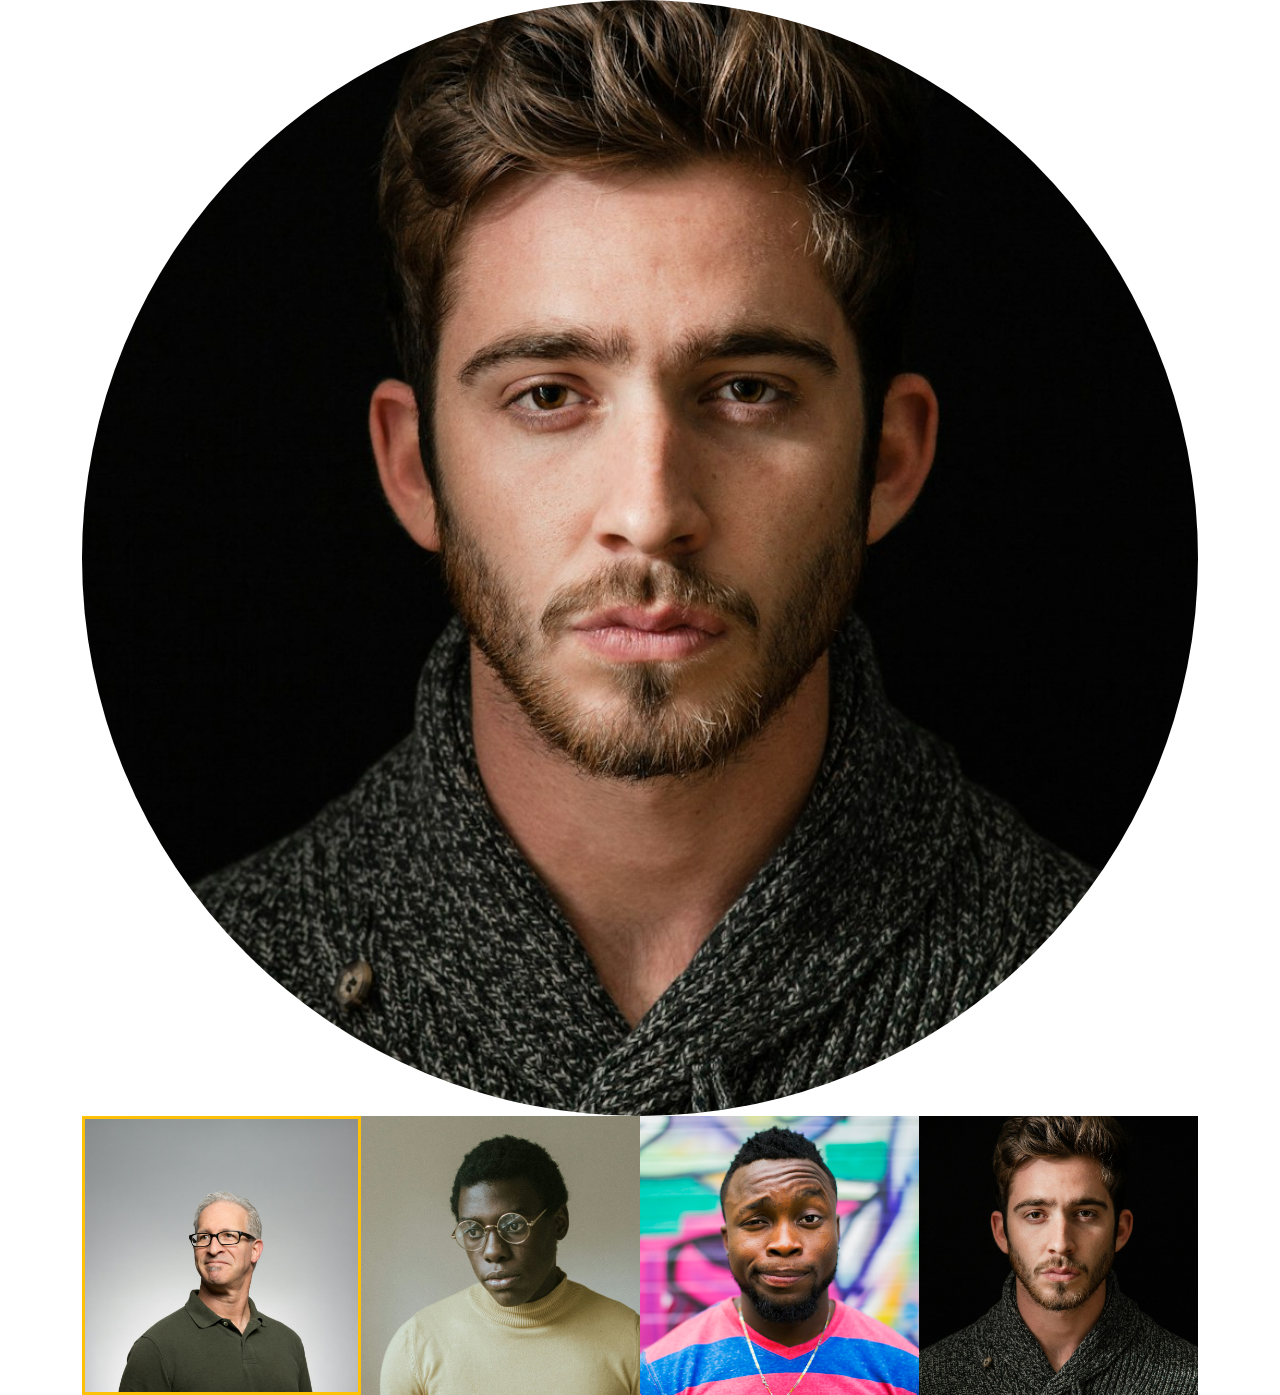
<file: lec.html>
<!DOCTYPE html>
<html lang="en">
<head>
    <meta charset="UTF-8">
    <meta name="viewport" content="width=device-width, initial-scale=1.0">
    <title>Document</title>
    <link rel="stylesheet" href="style.css" />
      <link
      rel="stylesheet"
      href="https://cdnjs.cloudflare.com/ajax/libs/font-awesome/6.5.0/css/all.min.css"
    />
    <link
      href="https://cdn.jsdelivr.net/npm/bootstrap@5.3.8/dist/css/bootstrap.min.css"
      rel="stylesheet"
      integrity="sha384-sRIl4kxILFvY47J16cr9ZwB07vP4J8+LH7qKQnuqkuIAvNWLzeN8tE5YBujZqJLB"
      crossorigin="anonymous"
    />
    <link
      href="https://fonts.googleapis.com/css2?family=Days+One&display=swap"
      rel="stylesheet"
    />
    
</head>
<body>
    <div class="container">
        <img src="/img/avatar-1-CwUcGkzI.jpg" class="w-100 rounded-circle" alt="">
        <div class="d-flex g-1">
            <img src="/img/avatar-4-CDQD_dyw.jpg" class="w-25 border border-3 border-warning" alt="">
            <img src="/img/avatar-3-MKRsHcFc.jpg" class="w-25" alt="">
            <img src="/img/avatar-2-DvihTPKl.jpg" class="w-25" alt="">
            <img src="/img/avatar-1-CwUcGkzI.jpg" class="w-25" alt="">
        </div>
    </div>


     <script src="https://cdn.jsdelivr.net/npm/bootstrap@5.3.3/dist/js/bootstrap.bundle.min.js"></script>
     <script src="index.js"></script>
</body>
</html>
</file>
<file: style.css>
ul {
  list-style-type: none;
}
.bg-warning,
.btn-warning {
  background-color: #d64c0c !important;
  border: none;
}
.text-warning {
  color: #d64c0c !important;
}
.text-warning-secondary {
  color: #7c2d12 !important;
}
i {
  font-size: larger;
}
.nav-link:hover {
  color: #d64c0c !important;
  text-decoration: underline !important;
  text-underline-offset: 6px;
}
.active {
  color: #d64c0c !important;
  text-decoration: underline;
  text-underline-offset: 6px;
  background-color: none !important;
}
.mega-menu .dropdown-menu {
  width: 900px;
  left: 50%;
  transform: translateX(-50%);
  margin-left: 300px;
  margin-top: 5px;
}

.mega-menu .dropdown-menu {
  border-radius: 12px;
}

.navbar .nav-link {
  font-weight: 500;
}

.Service:hover {
  background-color: #fdf6f3;
}
.Service:hover span {
  color: #d64c0c;
}
.Service p {
  font-weight: 400;
  font-size: 14px;
  line-height: 20px;
}

.ServiceIcon {
  background-color: #fceee9;
  height: 40px;
}
.ServiceIcon i {
  color: #d64c0c;
  margin: auto;
}
.Help-box {
  background-color: #fcefe9;
}
.section1 {
  background-color: #fffdfb;
}
.Transforming {
  background-color: #feebde;
  width: fit-content;
}
.headText {
  background: linear-gradient(
    to right,
    #8b3312 10%,
    #e5560e 30%,
    #7c2d12 50%,
    #f27224 70%,
    #f98c37 100%
  );
  -webkit-background-clip: text;
  -webkit-text-fill-color: transparent;
  font-size: 60px;
  font-weight: 900;
  line-height: 75px;
}
.sectionHead2 {
  background: linear-gradient(to right, #8b3312 50%, #e5560e 30%, #f98c37 20%);
  -webkit-background-clip: text;
  -webkit-text-fill-color: transparent;
}
.btn-outline-secondary:hover {
  color: #e5560e !important;
  border-color: #e5560e !important;
  background-color: white !important;
}
.getStarted:hover {
  transform: scale(1.05);
  box-shadow: #e5560e 0px 4px 15px;
  transition: all 0.3s ease-in-out;
}
.backdiv {
  background-color: #f8d9ce;
  z-index: 0;
  width: 505px;
  height: 505px;
  transform: rotate(2deg);
}
.imgcont {
  width: 500px;
}
.phoneDiv {
  transform: translate(0%, -5%);
}
.phoneDiv i {
  font-size: 30px;
}
.ComprehensiveIcon {
  background-color: #d44b0b;
  height: 50px;
  width: 50px;
  color: white;
  text-align: center;
  transition: all 0.3s ease-in-out;
}
.card {
  min-height: 350px;
}
.card2 {
  min-height: 250px;
  margin-bottom: 30px;
}
.card:hover {
  transform: translateY(-20px);
  box-shadow: #f8d9ce 4px 4px 15px;
  transition: all 0.3s ease-in-out;
}
.card:hover .ComprehensiveIcon {
  transform: scale(1.1);
}
.card:hover i {
  transform: translateX(5px);
}
#div1row2 {
  background-color: #fff3e1 !important;
}
.smallDiv2 {
  background-color: #ffe4b8 !important;
}
.smallDiv {
  background-color: #dceaff;
}
.smallDiv3 {
  background-color: #f3e8ff !important;
  color: #ad46ff !important;
}
#divicon3row2 {
  background-color: #ad46ff !important;
}
#div3row2 {
  background-color: #f7efff !important;
}
@media (max-width: 768px) {
  .headcont {
    display: flex !important;
    flex-direction: column !important;
    align-content: center !important;
    overflow: hidden;
  }
  .imgcont {
    width: 400px;
  }
  .backdiv {
    background-color: #f8d9ce;
    z-index: 0;
    width: 405px;
    height: 405px;
    transform: rotate(2deg);
  }
  .getStarted,
  .btn-outline-secondary {
    margin-bottom: 10px;
    width: 100% !important;
  }

  h6 {
    text-align: center !important;
  }
}

#BCONdiv1row2 {
  background-color: #4f39f6 !important;
}
#divicon2row1 {
  width: 70px;
}



#a,
#b,
#d,
#c,
#e {
  display: none;
}

/* When #a is active (clicked in URL) */
#a:target {
  display: block;
}
#a:target ~ #b,
#a:target ~ #c,
#a:target ~ #d,
#a:target ~ #e {
  display: none;
}
#e:target {
  display: block;
}
#e:target ~ #b,
#e:target ~ #c,
#e:target ~ #d,
#e:target ~ #a {
  display: none;
}

/* When #b is active */
#b:target {
  display: block;
}

#b:target ~ #a,
#b:target ~ #c,
#b:target ~ #d,
#b:target ~ #e {
  display: none;
}

#c:target {
  display: block;
}
#c:target ~ #a,
#c:target ~ #b,
#c:target ~ #d #c:target ~ #e {
  display: none;
}
#d:target {
  display: block;
}
#d:target ~ #a,
#d:target ~ #b,
#d:target ~ #c #d:target ~ #e {
  display: none;
}
.Ratingcot {
  width: 50px;
  height: 50px;
  background-color: #f8d9ce;
  color: #d44b0b;
  text-decoration: none !important;
}
.carousel p {
  text-decoration: none;
}
.accordion-header::click{
  background-color: white !important;
}

@media (max-width: 576px) {
  .headcont {
    display: flex !important;
    flex-direction: column !important;
    align-content: center !important;
    overflow: hidden;
  }
  .imgcont {
    width: 300px;
  }

  .Service {
    flex-direction: column !important;
    align-items: center !important;
  }
}
.Ileft i {
  background-color: #fbe9df;
  align-items: center;
  justify-content: center;
  padding: 30px;
  border-radius: 16px;
  margin-right: 20px;
}
.card {
  border-radius: 16px;
  border: #4a556e11 1px solid;
}
.card p {
  color: #4a5565;
  font-size: 22px;
}
.card .bord {
  padding: 1px;
  background-image: linear-gradient(
    to right,
    transparent 15%,
    #4a556522 20% 80%,
    transparent 85%
  );
}



.card .t2 {
  background-color: #fbede6;
  padding: 5px 10px;
  border-radius: 22px;
}

.t2 i {
  color: white;
  background-color: var(--main-color);
  display: flex;
  align-items: center;
  justify-content: center;
  padding: 10px;
  border-radius: 50%;
  font-size: 8px;
  margin-right: 10px;
}
.AhmedI {
  padding: 0;
  left: 70%;
  top: 70%;
  padding: 5px;
  width: fit-content;
  color: white;
  border: white 2px solid;
}
.t1-left img {
  width: 90px;
  height: 90px;
  border-radius: 50%;
  margin-right: 15px;
  padding: 2px;
  border: 3px #fbddcc solid;
}
.card-bb i {
  color: #ea580c;
  margin-right: 10px;
}

.accordion-item:hover{
  box-shadow: #f8d9ce 4px 4px 15px;
  transition: all 0.3s ease-in-out;
  border-color: #f27224;
  
}



.carousel-indicators [data-bs-target] {
  width: 10px;
  height: 10px;
  background-color: var(--main-color);
  border-radius: 50%;
  transition: 0.3s;
}
.carousel-indicators [data-bs-target]:focus {
  background-color: var(--main-color);
}
.carousel-indicators [data-bs-target]:hover {
  border-radius: 16px;
  margin: 0px 5px;
  padding: 0px 10px;
  background-color: var(--main-color);
}

.testimonials * {
  text-decoration: none !important; 
}
.testimonials .card-bb p,
.testimonials .card-bb i {
  text-decoration: none !important; 
}
.testimonials *:hover {
  text-decoration: none !important;
}
/* Remove bootstrap background & shadow when open */
.accordion-button:not(.collapsed) {
  background-color: transparent !important;
  box-shadow: none !important;
  color: #d64c0c !important;    /* Keep your text color */
  border: none !important;
}
/* Remove the blue outline on click */
.accordion-button:focus {
  box-shadow: none !important;
}
.accordion-button {
  color: #d44b0b !important;
}
/* Optional: style your accordion when open */
.accordion-item.show,
.accordion-collapse.show {
  background: transparent !important;
  border: none !important;
}
.formhead{
  color: #7c2d12 !important;
}
.btn-outline-warning{
  padding: 15px;
  border-radius: 10px !important ;
  margin:0px 10px;
  border-color: #4a5565 !important; 
  color: black  !important;
  background-color: transparent !important;
}
.btn-outline-warning:hover{
  background-color: #fbddcc !important;
}
.btn-outline-warning:hover .div1{
  color: #d64c0c !important;
}
.radio:checked + .formhead{
  background-color: #fbddcc !important;
  color: #d64c0c !important;
}

.btn-check:checked + .btn {
  background-color: #fbddcc !important;
  color: #d64c0c !important; 
}
textarea{
  min-height: 100px;
  max-height: 100px;
}
.sideicon{
  background-color: #CC6D47;
  width: 50px; 
  height: 50px;
}
</file>
